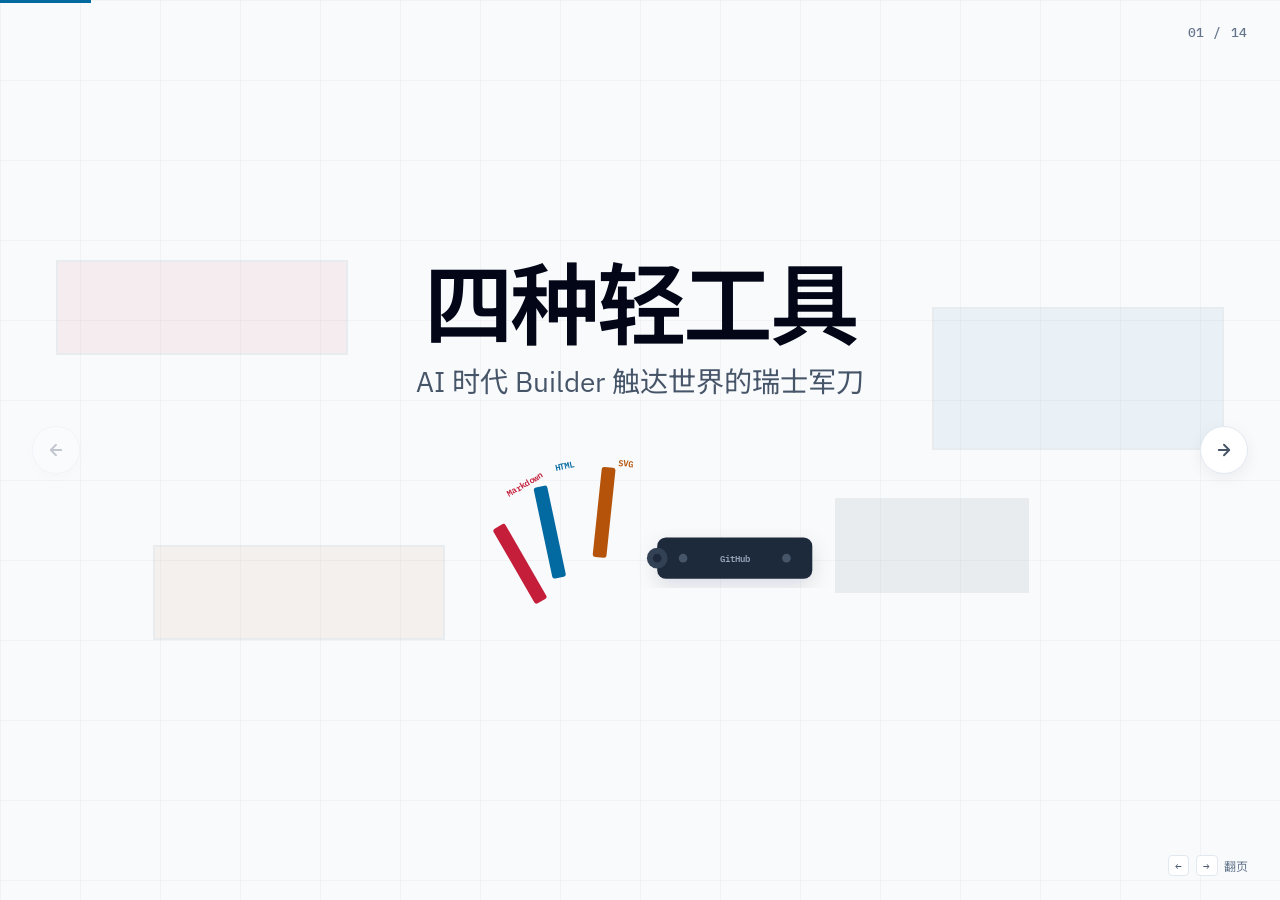
<file: index.html>
<!DOCTYPE html>
<html lang="zh-CN">
<head>
  <meta charset="UTF-8" />
  <meta name="viewport" content="width=device-width, initial-scale=1.0" />
  <title>四种轻工具，个人创作者触达世界的瑞士军刀</title>
  <link rel="preconnect" href="https://fonts.googleapis.com" />
  <link rel="preconnect" href="https://fonts.gstatic.com" crossorigin />
  <link href="https://fonts.googleapis.com/css2?family=IBM+Plex+Sans:wght@300;400;500;600;700&family=IBM+Plex+Mono:wght@400;500;600&family=Noto+Sans+SC:wght@300;400;500;700&display=swap" rel="stylesheet" />
  <link rel="stylesheet" href="styles.css" />
</head>
<body>
  <div class="progress-bar" id="progressBar"></div>
  <div class="page-counter" id="pageCounter">01 / 15</div>
  <div class="keyboard-hint"><kbd>←</kbd> <kbd>→</kbd> 翻页</div>

  <button class="nav-btn prev" id="prevBtn" aria-label="上一页">
    <svg viewBox="0 0 24 24" width="18" height="18" fill="none" stroke="currentColor" stroke-width="2.5" stroke-linecap="round" stroke-linejoin="round">
      <path d="M19 12H5M12 19l-7-7 7-7" />
    </svg>
  </button>
  <button class="nav-btn next" id="nextBtn" aria-label="下一页">
    <svg viewBox="0 0 24 24" width="18" height="18" fill="none" stroke="currentColor" stroke-width="2.5" stroke-linecap="round" stroke-linejoin="round">
      <path d="M5 12h14M12 5l7 7-7 7" />
    </svg>
  </button>

  <div class="slides" id="slides">
    <!-- 01 Cover -->
    <section class="slide slide-cover" data-index="0">
      <div class="slide-inner">
        <div class="mondrian-bg" aria-hidden="true">
          <div class="block red"></div>
          <div class="block blue"></div>
          <div class="block yellow"></div>
          <div class="block black"></div>
        </div>
        <div class="content-block">
          <h1 class="title">四种轻工具</h1>
          <p class="subtitle">AI 时代 Builder 触达世界的瑞士军刀</p>
          <div class="knife-hero" aria-hidden="true">
            <svg viewBox="0 0 520 220" xmlns="http://www.w3.org/2000/svg">
              <defs>
                <filter id="shadow" x="-20%" y="-20%" width="140%" height="140%">
                  <feDropShadow dx="0" dy="8" stdDeviation="12" flood-color="#0f172a" flood-opacity="0.12" />
                </filter>
              </defs>
              <!-- 刀柄：GitHub -->
              <rect x="280" y="105" width="180" height="48" rx="10" fill="#1e293b" filter="url(#shadow)" />
              <circle cx="310" cy="129" r="5" fill="#475569" />
              <circle cx="430" cy="129" r="5" fill="#475569" />
              <text x="370" y="134" text-anchor="middle" font-family="IBM Plex Mono, monospace" font-size="11" font-weight="600" fill="#94a3b8">GitHub</text>
              <!-- 刀刃转轴 -->
              <circle cx="280" cy="129" r="12" fill="#334155" />
              <circle cx="280" cy="129" r="5" fill="#1e293b" />
              <!-- 刀刃1：Markdown（展开） -->
              <rect x="120" y="45" width="16" height="100" rx="3" fill="#c41e3a" transform="rotate(-30 200 129)" />
              <text x="108" y="58" font-family="IBM Plex Mono, monospace" font-size="10" font-weight="600" fill="#c41e3a" transform="rotate(-30 108 58)">Markdown</text>
              <!-- 刀刃2：HTML（展开） -->
              <rect x="155" y="32" width="16" height="108" rx="3" fill="#0369a1" transform="rotate(-12 220 129)" />
              <text x="162" y="28" font-family="IBM Plex Mono, monospace" font-size="10" font-weight="600" fill="#0369a1" transform="rotate(-12 162 28)">HTML</text>
              <!-- 刀刃3：SVG（展开） -->
              <rect x="205" y="28" width="16" height="105" rx="3" fill="#b45309" transform="rotate(6 260 129)" />
              <text x="235" y="22" font-family="IBM Plex Mono, monospace" font-size="10" font-weight="600" fill="#b45309" transform="rotate(6 235 22)">SVG</text>
            </svg>
          </div>
        </div>
      </div>
    </section>

    <!-- 02 Problem -->
    <section class="slide slide-problem" data-index="1">
      <div class="slide-inner split">
        <div class="text-col">
          <p class="eyebrow">创作者困境</p>
          <h2>你的好内容，为什么没人看？</h2>
          <p>写了三千字的方案发到群里，没人打开</p>
          <p>做了精美PPT，对方说「能不能发个链接我手机看」</p>
          <p class="lead">不是内容不好——是包装太重，传播太难</p>
        </div>
        <div class="visual-col">
          <svg viewBox="0 0 420 320" xmlns="http://www.w3.org/2000/svg">
            <!-- 左侧：文件被忽略的场景 -->
            <rect x="30" y="50" width="150" height="180" rx="6" fill="#f8fafc" stroke="#cbd5e1" stroke-width="1.5" />
            <rect x="50" y="75" width="100" height="7" rx="1" fill="#cbd5e1" />
            <rect x="50" y="92" width="110" height="5" rx="1" fill="#e2e8f0" />
            <rect x="50" y="104" width="90" height="5" rx="1" fill="#e2e8f0" />
            <rect x="50" y="120" width="100" height="7" rx="1" fill="#cbd5e1" />
            <rect x="50" y="137" width="110" height="5" rx="1" fill="#e2e8f0" />
            <rect x="50" y="149" width="80" height="5" rx="1" fill="#e2e8f0" />
            <!-- “未读”标记 -->
            <rect x="55" y="175" width="50" height="20" rx="10" fill="#fee2e2" />
            <text x="80" y="189" text-anchor="middle" font-size="8" font-weight="600" fill="#dc2626">未打开</text>
            <text x="105" y="260" text-anchor="middle" font-size="11" fill="#94a3b8">发到群里的 PDF</text>
            <!-- 右侧：手机浏览器被打开的场景 -->
            <rect x="250" y="40" width="130" height="220" rx="16" fill="#0f172a" />
            <rect x="256" y="56" width="118" height="190" rx="4" fill="#fff" />
            <rect x="265" y="68" width="100" height="8" rx="1" fill="#0f172a" />
            <rect x="265" y="84" width="80" height="5" rx="1" fill="#64748b" />
            <rect x="265" y="100" width="100" height="40" rx="4" fill="#dbeafe" />
            <text x="315" y="124" text-anchor="middle" font-size="8" fill="#3b82f6">作品展示</text>
            <rect x="265" y="150" width="100" height="22" rx="6" fill="#c41e3a" />
            <text x="315" y="165" text-anchor="middle" font-size="8" font-weight="600" fill="#fff">立即查看</text>
            <rect x="265" y="182" width="100" height="5" rx="1" fill="#64748b" />
            <rect x="265" y="194" width="80" height="5" rx="1" fill="#94a3b8" />
            <!-- “已读”标记 -->
            <rect x="280" y="215" width="60" height="20" rx="10" fill="#dcfce7" />
            <text x="310" y="229" text-anchor="middle" font-size="8" font-weight="600" fill="#16a34a">3秒打开</text>
            <text x="315" y="280" text-anchor="middle" font-size="11" font-weight="600" fill="#c41e3a">发到群里的网址</text>
            <!-- 中间箭头 -->
            <path d="M188 150 L240 150" stroke="#c41e3a" stroke-width="2" stroke-dasharray="6 4" />
            <polygon points="235,146 245,150 235,154" fill="#c41e3a" />
          </svg>
        </div>
      </div>
    </section>

    <!-- 03 瑞士军刀 + 时间线 -->
    <section class="slide" data-index="2">
      <div class="slide-inner centered">
        <p class="eyebrow">今天的工具</p>
        <h2>三片刃 + 一个刀柄</h2>
        <!-- 横线时间轴 -->
        <svg viewBox="0 0 800 200" xmlns="http://www.w3.org/2000/svg" style="width:100%;max-width:900px;margin-top:2.5rem;">
          <defs>
            <linearGradient id="tl-grad" x1="0" y1="0" x2="1" y2="0">
              <stop offset="0%" stop-color="#0369a1" />
              <stop offset="40%" stop-color="#b45309" />
              <stop offset="70%" stop-color="#c41e3a" />
              <stop offset="100%" stop-color="#1e293b" />
            </linearGradient>
          </defs>
          <!-- 主线 -->
          <line x1="60" y1="80" x2="740" y2="80" stroke="url(#tl-grad)" stroke-width="4" stroke-linecap="round" />
          <!-- 1993 HTML -->
          <circle cx="120" cy="80" r="14" fill="#0369a1" />
          <circle cx="120" cy="80" r="6" fill="#fff" />
          <text x="120" y="55" text-anchor="middle" font-family="IBM Plex Mono, monospace" font-size="24" font-weight="700" fill="#0369a1">1993</text>
          <text x="120" y="115" text-anchor="middle" font-size="15" font-weight="700" fill="#0f172a">HTML</text>
          <text x="120" y="138" text-anchor="middle" font-size="12" fill="#64748b">网页的底层语言</text>
          <!-- 2001 SVG -->
          <circle cx="320" cy="80" r="14" fill="#b45309" />
          <circle cx="320" cy="80" r="6" fill="#fff" />
          <text x="320" y="55" text-anchor="middle" font-family="IBM Plex Mono, monospace" font-size="24" font-weight="700" fill="#b45309">2001</text>
          <text x="320" y="115" text-anchor="middle" font-size="15" font-weight="700" fill="#0f172a">SVG</text>
          <text x="320" y="138" text-anchor="middle" font-size="12" fill="#64748b">放多大都不糊的图</text>
          <!-- 2004 Markdown -->
          <circle cx="520" cy="80" r="14" fill="#c41e3a" />
          <circle cx="520" cy="80" r="6" fill="#fff" />
          <text x="520" y="55" text-anchor="middle" font-family="IBM Plex Mono, monospace" font-size="24" font-weight="700" fill="#c41e3a">2004</text>
          <text x="520" y="115" text-anchor="middle" font-size="15" font-weight="700" fill="#0f172a">Markdown</text>
          <text x="520" y="138" text-anchor="middle" font-size="12" fill="#64748b">结构化的写作方式</text>
          <!-- 2008 GitHub -->
          <circle cx="680" cy="80" r="14" fill="#1e293b" />
          <circle cx="680" cy="80" r="6" fill="#fff" />
          <text x="680" y="55" text-anchor="middle" font-family="IBM Plex Mono, monospace" font-size="24" font-weight="700" fill="#1e293b">2008</text>
          <text x="680" y="115" text-anchor="middle" font-size="15" font-weight="700" fill="#0f172a">GitHub</text>
          <text x="680" y="138" text-anchor="middle" font-size="12" fill="#64748b">全世界的代码仓库</text>
        </svg>
        <p class="section-lead" style="text-align:center;margin-top:2rem;">曾经程序员专属，今天被 AI 重新激活——你只需认识它们，然后让 AI 去执行</p>
      </div>
    </section>

    <!-- 05 Markdown Intro -->
    <section class="slide slide-tool" data-tool="markdown" data-index="3">
      <div class="slide-inner split">
        <div class="text-col">
          <div class="tool-tag" style="--tool-color: #c41e3a;">结构之刃 / Markdown</div>
          <h2>你和 AI 沟通的「普通话」</h2>
          <p>不是编程语言——是一种标记约定，像给文字贴标签</p>
          <p>用 # 表示标题，用 - 表示列表，用 ** 表示重点</p>
          <p>所有 AI 工具的提示词、文档、配置文件，都在用它</p>
          <p class="lead">学会 Markdown，就是学会了跟 AI 说话的语法</p>
        </div>
        <div class="visual-col">
          <svg viewBox="0 0 420 320" xmlns="http://www.w3.org/2000/svg">
            <!-- 仿编辑器的 Markdown 实际源码截图 -->
            <rect x="30" y="30" width="360" height="260" rx="10" fill="#1e293b" />
            <circle cx="55" cy="50" r="5" fill="#ef4444" />
            <circle cx="73" cy="50" r="5" fill="#f59e0b" />
            <circle cx="91" cy="50" r="5" fill="#22c55e" />
            <text x="200" y="54" text-anchor="middle" font-family="IBM Plex Mono, monospace" font-size="9" fill="#64748b">my-course.md</text>
            <!-- Markdown源码 -->
            <text x="50" y="85" font-family="IBM Plex Mono, monospace" font-size="11" fill="#c41e3a"># 我的商业计划</text>
            <text x="50" y="108" font-family="IBM Plex Mono, monospace" font-size="11" fill="#7dd3fc">## 目标客户</text>
            <text x="50" y="128" font-family="IBM Plex Mono, monospace" font-size="10" fill="#e2e8f0">- 25-35岁女性创业者</text>
            <text x="50" y="148" font-family="IBM Plex Mono, monospace" font-size="10" fill="#e2e8f0">- 有内容产出但**缺流量**</text>
            <text x="50" y="175" font-family="IBM Plex Mono, monospace" font-size="11" fill="#7dd3fc">## 解决方案</text>
            <text x="50" y="195" font-family="IBM Plex Mono, monospace" font-size="10" fill="#e2e8f0">1. 个人网站搭建</text>
            <text x="50" y="215" font-family="IBM Plex Mono, monospace" font-size="10" fill="#e2e8f0">2. SEO 基础优化</text>
            <text x="50" y="235" font-family="IBM Plex Mono, monospace" font-size="10" fill="#e2e8f0">3. 社群引流矩阵</text>
            <text x="50" y="262" font-family="IBM Plex Mono, monospace" font-size="10" fill="#a78bfa">> 先做出来，再慢慢改</text>
          </svg>
        </div>
      </div>
    </section>

    <!-- 06 Markdown Source -->
    <section class="slide slide-comparison" data-index="4">
      <div class="slide-inner">
        <div class="section-header centered">
          <div class="tool-tag" style="--tool-color: #c41e3a;">结构之刃 / Markdown</div>
          <h2>左边写几个符号，右边变成排版</h2>
          <p class="section-lead">你写的不是代码，是带格式的笔记——AI 和所有工具都认识这些符号</p>
        </div>
        <div class="comparison">
          <div class="panel source">
            <div class="panel-header">
              <span class="panel-label">源码</span>
            </div>
            <pre><code># 我的 AI 摄影课

## 你能获得什么
- **3天**掌握手机摄影 + AI 修图全流程
- 零基础可学，每天只需 30 分钟

## 课程大纲
1. 手机構图与光线
2. AI 一键修图实战
3. 朋友圈视觉体系搭建

## 往期学员评价
> “终于知道怎么拍出好看的产品图了！”

[→ 立即报名](https://example.com)</code></pre>
          </div>
          <div class="panel preview">
            <div class="panel-header">
              <span class="panel-label">渲染</span>
            </div>
            <div class="preview-body">
              <h4 style="font-size:1.1rem;margin-bottom:0.6rem;">我的 AI 摄影课</h4>
              <h5 style="font-size:0.85rem;color:var(--text);margin:0.5rem 0 0.25rem;">你能获得什么</h5>
              <ul style="margin:0 0 0.4rem;padding-left:1.1rem;">
                <li style="font-size:0.8rem;line-height:1.5;"><strong>3天</strong>掌握手机摄影 + AI 修图全流程</li>
                <li style="font-size:0.8rem;line-height:1.5;">零基础可学，每天只需 30 分钟</li>
              </ul>
              <h5 style="font-size:0.85rem;color:var(--text);margin:0.5rem 0 0.25rem;">课程大纲</h5>
              <ol style="margin:0 0 0.4rem;padding-left:1.25rem;">
                <li style="font-size:0.8rem;line-height:1.5;">手机構图与光线</li>
                <li style="font-size:0.8rem;line-height:1.5;">AI 一键修图实战</li>
                <li style="font-size:0.8rem;line-height:1.5;">朋友圈视觉体系搭建</li>
              </ol>
              <blockquote style="margin:0.5rem 0;padding:0.4rem 0.8rem;border-left:3px solid var(--cta);font-size:0.75rem;color:var(--text-secondary);font-style:italic;">“终于知道怎么拍出好看的产品图了！”</blockquote>
              <a href="#" style="display:inline-block;margin-top:0.5rem;padding:0.4rem 1rem;background:var(--cta);color:#fff;border-radius:6px;font-size:0.8rem;font-weight:600;text-decoration:none;">→ 立即报名</a>
            </div>
          </div>
        </div>
      </div>
    </section>

    <!-- 07 Markdown AI Native -->
    <section class="slide slide-tool" data-tool="markdown" data-index="5">
      <div class="slide-inner">
        <div class="section-header centered">
          <div class="tool-tag" style="--tool-color: #c41e3a;">结构之刃 / Markdown</div>
          <h2>为什么所有 AI 都在用 Markdown？</h2>
        </div>
        <div style="display:grid;grid-template-columns:1fr 1fr;gap:1.5rem;margin-top:2rem;max-width:900px;margin-left:auto;margin-right:auto;">
          <!-- 左上：AI回复示例 -->
          <div style="background:#1e293b;border-radius:10px;padding:1rem;">
            <div style="display:flex;align-items:center;gap:0.5rem;margin-bottom:0.6rem;">
              <span style="font-size:0.7rem;color:#94a3b8;font-family:var(--mono);">ChatGPT 回复</span>
            </div>
            <div style="font-family:var(--mono);font-size:0.7rem;line-height:1.6;color:#e2e8f0;">
              <span style="color:#c41e3a;"># 商业计划书</span><br/>
              <span style="color:#7dd3fc;">## 目标客户</span><br/>
              <span>- 25-35岁女性创业者</span><br/>
              <span style="color:#7dd3fc;">## 解决方案</span><br/>
              <span>1. 个人网站搭建</span><br/>
              <span>2. SEO 基础优化</span>
            </div>
            <p style="font-size:0.65rem;color:#64748b;margin-top:0.5rem;">AI 说话天然就是 Markdown</p>
          </div>
          <!-- 右上：Skill配置文件示例 -->
          <div style="background:#1e293b;border-radius:10px;padding:1rem;">
            <div style="display:flex;align-items:center;gap:0.5rem;margin-bottom:0.6rem;">
              <span style="font-size:0.7rem;color:#94a3b8;font-family:var(--mono);">SKILL.md</span>
            </div>
            <div style="font-family:var(--mono);font-size:0.7rem;line-height:1.6;color:#e2e8f0;">
              <span style="color:#c41e3a;">---</span><br/>
              <span style="color:#7dd3fc;">name:</span> idea-to-github-page<br/>
              <span style="color:#c41e3a;">---</span><br/>
              <span style="color:#c41e3a;"># 使用步骤</span><br/>
              <span>1. Fork 项目</span><br/>
              <span>2. 描述你的想法</span><br/>
              <span>3. 自动部署</span>
            </div>
            <p style="font-size:0.65rem;color:#64748b;margin-top:0.5rem;">AI 工具的配置文件也是 Markdown</p>
          </div>
          <!-- 左下：提示词示例 -->
          <div style="background:#1e293b;border-radius:10px;padding:1rem;">
            <div style="display:flex;align-items:center;gap:0.5rem;margin-bottom:0.6rem;">
              <span style="font-size:0.7rem;color:#94a3b8;font-family:var(--mono);">system.md 提示词</span>
            </div>
            <div style="font-family:var(--mono);font-size:0.7rem;line-height:1.6;color:#e2e8f0;">
              <span style="color:#c41e3a;"># 角色</span><br/>
              <span>你是一个营销文案专家</span><br/>
              <span style="color:#c41e3a;"># 规则</span><br/>
              <span>- 用口语化表达</span><br/>
              <span>- **重点**加粗标注</span><br/>
              <span>- 每段不超过3句</span>
            </div>
            <p style="font-size:0.65rem;color:#64748b;margin-top:0.5rem;">指挥 AI 的提示词也是 Markdown</p>
          </div>
          <!-- 右下：输出格式 -->
          <div style="background:#f8fafc;border:1px solid #e2e8f0;border-radius:10px;padding:1rem;">
            <div style="font-size:0.75rem;font-weight:600;color:var(--text);margin-bottom:0.6rem;">写一次，到处能用</div>
            <div style="display:flex;flex-direction:column;gap:0.4rem;">
              <span style="font-size:0.7rem;color:var(--text-secondary);">→ 渲染成网页</span>
              <span style="font-size:0.7rem;color:var(--text-secondary);">→ 导出成 PDF</span>
              <span style="font-size:0.7rem;color:var(--text-secondary);">→ 发到公众号</span>
              <span style="font-size:0.7rem;color:var(--text-secondary);">→ 做成幻灯片（就像这个）</span>
            </div>
            <p style="font-size:0.65rem;color:#64748b;margin-top:0.5rem;">同一份内容，不用重新排版</p>
          </div>
        </div>
      </div>
    </section>

    <!-- 08 HTML Source -->
    <section class="slide slide-comparison" data-index="6">
      <div class="slide-inner">
        <div class="section-header centered">
          <div class="tool-tag" style="--tool-color: #0369a1;">呈现之刃 / HTML</div>
          <h2>HTML：给内容穿上衣服</h2>
          <p class="section-lead">Markdown 是骨架，HTML 是皮肤——文字变成网页的关键一步</p>
        </div>
        <div class="comparison">
          <div class="panel source" style="background:#fafafa;border-color:#e2e8f0;color:#1e293b;">
            <div class="panel-header" style="background:#f1f5f9;border-color:#e2e8f0;">
              <span class="panel-label" style="color:#64748b;">源码</span>
            </div>
            <pre style="color:#1e293b;"><code><span style="color:#8b2252;">&lt;div</span> <span style="color:#0550ae;">class=</span><span style="color:#953800;">"hero"</span><span style="color:#8b2252;">&gt;</span>
  <span style="color:#8b2252;">&lt;h1&gt;</span>用 AI 拍出爵士感照片<span style="color:#8b2252;">&lt;/h1&gt;</span>
  <span style="color:#8b2252;">&lt;p&gt;</span>3天小白变达人<span style="color:#8b2252;">&lt;/p&gt;</span>
  <span style="color:#8b2252;">&lt;img</span> <span style="color:#0550ae;">src=</span><span style="color:#953800;">"demo.jpg"</span><span style="color:#8b2252;">&gt;</span>
<span style="color:#8b2252;">&lt;/div&gt;</span>

<span style="color:#8b2252;">&lt;div</span> <span style="color:#0550ae;">class=</span><span style="color:#953800;">"features"</span><span style="color:#8b2252;">&gt;</span>
  <span style="color:#8b2252;">&lt;div</span> <span style="color:#0550ae;">class=</span><span style="color:#953800;">"card"</span><span style="color:#8b2252;">&gt;</span>手机就能拍<span style="color:#8b2252;">&lt;/div&gt;</span>
  <span style="color:#8b2252;">&lt;div</span> <span style="color:#0550ae;">class=</span><span style="color:#953800;">"card"</span><span style="color:#8b2252;">&gt;</span>AI一键修<span style="color:#8b2252;">&lt;/div&gt;</span>
  <span style="color:#8b2252;">&lt;div</span> <span style="color:#0550ae;">class=</span><span style="color:#953800;">"card"</span><span style="color:#8b2252;">&gt;</span>零成本<span style="color:#8b2252;">&lt;/div&gt;</span>
<span style="color:#8b2252;">&lt;/div&gt;</span>

<span style="color:#8b2252;">&lt;button</span> <span style="color:#0550ae;">class=</span><span style="color:#953800;">"cta"</span><span style="color:#8b2252;">&gt;</span>
  立即加入 ¥199
<span style="color:#8b2252;">&lt;/button&gt;</span></code></pre>
          </div>
          <div class="panel preview">
            <div class="panel-header">
              <span class="panel-label">渲染</span>
            </div>
            <div class="preview-body html-preview">
              <div style="background:linear-gradient(135deg,#0f172a 0%,#1e3a5f 100%);border-radius:8px;padding:1rem;margin-bottom:0.75rem;text-align:center;">
                <h1 style="font-size:1rem;margin-bottom:0.3rem;color:#fff;font-weight:700;">用 AI 拍出爵士感照片</h1>
                <p style="margin:0 0 0.5rem;color:#94a3b8;font-size:0.75rem;">3天小白变达人</p>
                <div style="width:100%;height:45px;background:rgba(255,255,255,0.1);border-radius:4px;display:flex;align-items:center;justify-content:center;color:#64748b;font-size:0.7rem;">📷 作品展示图</div>
              </div>
              <div style="display:grid;grid-template-columns:1fr 1fr 1fr;gap:0.4rem;margin-bottom:0.75rem;">
                <div style="background:#f0fdf4;border-radius:6px;padding:0.4rem;text-align:center;font-size:0.65rem;">📱 手机就能拍</div>
                <div style="background:#eff6ff;border-radius:6px;padding:0.4rem;text-align:center;font-size:0.65rem;">🤖 AI一键修</div>
                <div style="background:#fefce8;border-radius:6px;padding:0.4rem;text-align:center;font-size:0.65rem;">💰 零成本</div>
              </div>
              <button style="width:100%;padding:0.6rem;background:linear-gradient(135deg,#c41e3a,#e11d48);color:#fff;border:none;border-radius:8px;font-size:0.8rem;font-weight:700;cursor:pointer;letter-spacing:0.05em;">立即加入 ¥199</button>
            </div>
          </div>
        </div>
      </div>
    </section>

    <!-- 09 HTML Rich Media -->
    <section class="slide slide-html-media" data-index="7">
      <div class="slide-inner">
        <div class="section-header centered">
          <div class="tool-tag" style="--tool-color: #0369a1;">呈现之刃 / HTML</div>
          <h2>一个网页能装下所有东西</h2>
          <p class="section-lead">你想展示的一切，都能塞进一个链接里</p>
        </div>
        <!-- 左右分栏：左边能力列表 + 右边仿网页 -->
        <div style="display:grid;grid-template-columns:1fr 1.5fr;gap:2.5rem;margin-top:1rem;align-items:start;width:100%;">
          <!-- 左侧：HTML能承载的内容类型 -->
          <div style="display:flex;flex-direction:column;gap:0.8rem;">
            <div style="display:flex;align-items:center;gap:0.8rem;padding:0.8rem 1.2rem;background:#eff6ff;border-radius:10px;border-left:4px solid #3b82f6;">
              <span style="font-size:1.4rem;">T</span>
              <div><span style="font-size:0.95rem;font-weight:600;display:block;">文字排版</span><span style="font-size:0.75rem;color:var(--text-muted);">标题、段落、列表、引用</span></div>
            </div>
            <div style="display:flex;align-items:center;gap:0.8rem;padding:0.8rem 1.2rem;background:#f0fdf4;border-radius:10px;border-left:4px solid #22c55e;">
              <span style="font-size:1.4rem;">&#9638;</span>
              <div><span style="font-size:0.95rem;font-weight:600;display:block;">图片与配色</span><span style="font-size:0.75rem;color:var(--text-muted);">产品图、Banner、品牌色</span></div>
            </div>
            <div style="display:flex;align-items:center;gap:0.8rem;padding:0.8rem 1.2rem;background:#fef3c7;border-radius:10px;border-left:4px solid #f59e0b;">
              <span style="font-size:1.4rem;">&#9654;</span>
              <div><span style="font-size:0.95rem;font-weight:600;display:block;">视频嵌入</span><span style="font-size:0.75rem;color:var(--text-muted);">YouTube / B站 / 自托管</span></div>
            </div>
            <div style="display:flex;align-items:center;gap:0.8rem;padding:0.8rem 1.2rem;background:#fce7f3;border-radius:10px;border-left:4px solid #ec4899;">
              <span style="font-size:1.4rem;">&#9998;</span>
              <div><span style="font-size:0.95rem;font-weight:600;display:block;">表单交互</span><span style="font-size:0.75rem;color:var(--text-muted);">报名、预约、问卷收集</span></div>
            </div>
            <div style="display:flex;align-items:center;gap:0.8rem;padding:0.8rem 1.2rem;background:#f5f3ff;border-radius:10px;border-left:4px solid #8b5cf6;">
              <span style="font-size:1.4rem;">&#9775;</span>
              <div><span style="font-size:0.95rem;font-weight:600;display:block;">动画与特效</span><span style="font-size:0.75rem;color:var(--text-muted);">滚动渐入、悬停放大、计数器</span></div>
            </div>
          </div>
          <!-- 右侧：仿真网页预览 -->
          <div class="browser-mockup large">
            <div class="browser-header">
              <span></span><span></span><span></span>
              <div class="browser-url">my-course.github.io</div>
            </div>
            <div class="browser-body" style="padding:0;overflow:hidden;">
              <!-- Hero区 -->
              <div style="background:linear-gradient(135deg,#1e3a5f,#0f172a);padding:1.2rem 1.5rem;text-align:center;">
                <p style="font-size:0.7rem;color:#94a3b8;margin:0 0 0.3rem;">AI 摄影实战课</p>
                <h4 style="font-size:1.1rem;color:#fff;margin:0 0 0.5rem;">3天拍出爵士感照片</h4>
                <!-- 仿图片区 -->
                <div style="display:flex;gap:0.4rem;justify-content:center;">
                  <div style="width:72px;height:48px;border-radius:6px;background:linear-gradient(135deg,#f97316,#f59e0b);"></div>
                  <div style="width:72px;height:48px;border-radius:6px;background:linear-gradient(135deg,#06b6d4,#3b82f6);"></div>
                  <div style="width:72px;height:48px;border-radius:6px;background:linear-gradient(135deg,#8b5cf6,#ec4899);"></div>
                </div>
              </div>
              <!-- 视频区 -->
              <div style="padding:0.8rem 1.2rem;background:#f8fafc;border-bottom:1px solid #e2e8f0;">
                <div style="position:relative;background:#000;border-radius:8px;height:65px;display:flex;align-items:center;justify-content:center;">
                  <div style="width:32px;height:32px;border-radius:50%;background:rgba(255,255,255,0.9);display:flex;align-items:center;justify-content:center;">
                    <span style="font-size:0.8rem;margin-left:2px;">&#9654;</span>
                  </div>
                  <span style="position:absolute;bottom:5px;right:8px;font-size:0.6rem;color:#94a3b8;">02:34</span>
                  <!-- 进度条 -->
                  <div style="position:absolute;bottom:0;left:0;right:0;height:4px;background:#334155;border-radius:0 0 8px 8px;">
                    <div style="width:35%;height:100%;background:#c41e3a;border-radius:0 0 0 8px;"></div>
                  </div>
                </div>
                <p style="font-size:0.7rem;color:var(--text-muted);margin:0.4rem 0 0;text-align:center;">↑ 嵌入视频：第一课免费试看</p>
              </div>
              <!-- 表单区 -->
              <div style="padding:0.8rem 1.2rem;">
                <div style="display:flex;gap:0.5rem;margin-bottom:0.6rem;">
                  <input type="text" placeholder="你的名字" style="flex:1;padding:0.4rem 0.6rem;border:1px solid #e2e8f0;border-radius:6px;font-size:0.7rem;outline:none;" readonly />
                  <input type="text" placeholder="微信号" style="flex:1;padding:0.4rem 0.6rem;border:1px solid #e2e8f0;border-radius:6px;font-size:0.7rem;outline:none;" readonly />
                </div>
                <div style="text-align:center;">
                  <span style="display:inline-block;padding:0.45rem 1.5rem;background:linear-gradient(135deg,#c41e3a,#e11d48);color:#fff;border-radius:8px;font-size:0.75rem;font-weight:600;">立即报名 ¥199</span>
                </div>
              </div>
            </div>
          </div>
        </div>
      </div>
    </section>

    <!-- 10 SVG Intro -->
    <section class="slide slide-tool" data-tool="svg" data-index="8">
      <div class="slide-inner split reverse">
        <div class="visual-col">
          <svg viewBox="0 0 420 320" xmlns="http://www.w3.org/2000/svg">
            <!-- 一个真实的“周计划”环形图 -->
            <circle cx="210" cy="160" r="110" fill="none" stroke="#e2e8f0" stroke-width="20" />
            <circle cx="210" cy="160" r="110" fill="none" stroke="#3b82f6" stroke-width="20" stroke-dasharray="207 693" stroke-dashoffset="0" stroke-linecap="round" />
            <circle cx="210" cy="160" r="110" fill="none" stroke="#f59e0b" stroke-width="20" stroke-dasharray="138 693" stroke-dashoffset="-207" stroke-linecap="round" />
            <circle cx="210" cy="160" r="110" fill="none" stroke="#10b981" stroke-width="20" stroke-dasharray="173 693" stroke-dashoffset="-345" stroke-linecap="round" />
            <circle cx="210" cy="160" r="110" fill="none" stroke="#c41e3a" stroke-width="20" stroke-dasharray="105 693" stroke-dashoffset="-518" stroke-linecap="round" />
            <text x="210" y="152" text-anchor="middle" font-size="28" font-weight="700" fill="#0f172a">本周</text>
            <text x="210" y="178" text-anchor="middle" font-size="13" fill="#64748b">内容产出分布</text>
            <!-- 图例 -->
            <circle cx="340" cy="80" r="6" fill="#3b82f6" />
            <text x="352" y="84" font-size="10" fill="#475569">文章 30%</text>
            <circle cx="340" cy="105" r="6" fill="#f59e0b" />
            <text x="352" y="109" font-size="10" fill="#475569">视频 20%</text>
            <circle cx="340" cy="130" r="6" fill="#10b981" />
            <text x="352" y="134" font-size="10" fill="#475569">图文 25%</text>
            <circle cx="340" cy="155" r="6" fill="#c41e3a" />
            <text x="352" y="159" font-size="10" fill="#475569">其他 15%</text>
          </svg>
        </div>
        <div class="text-col">
          <div class="tool-tag" style="--tool-color: #b45309;">图形之刃 / SVG</div>
          <h2>让 AI 帮你画图，不花钱、无版权</h2>
          <p>流程图、对比图、数据图——你用嘴说，AI 用 SVG 画</p>
          <p>矢量格式，手机电脑大屏都清晰；不用找设计师，不用买图库</p>
          <p class="lead">你拥有了一个随叫随到、不收费的插画师</p>
        </div>
      </div>
    </section>

    <!-- 11 SVG Source -->
    <section class="slide slide-comparison" data-index="9">
      <div class="slide-inner">
        <div class="section-header centered">
          <div class="tool-tag" style="--tool-color: #b45309;">图形之刃 / SVG</div>
          <h2>SVG：AI 画图的「交付格式」</h2>
          <p class="section-lead">你不用看懂代码——这段代码就是一张图，改文字改颜色 AI 三秒搞定</p>
        </div>
        <div class="comparison">
          <div class="panel source" style="background:#fdf6e3;border-color:#eee8d5;color:#657b83;">
            <div class="panel-header" style="background:#eee8d5;border-color:#ddd6c1;">
              <span class="panel-label" style="color:#93a1a1;">源码</span>
            </div>
            <pre style="color:#657b83;"><code><span style="color:#2aa198;">&lt;svg</span> <span style="color:#268bd2;">viewBox=</span><span style="color:#cb4b16;">"0 0 280 200"</span><span style="color:#2aa198;">&gt;</span>
  <span style="color:#93a1a1;">&lt;!-- 漏斗图：客户转化路径 --&gt;</span>
  <span style="color:#2aa198;">&lt;polygon</span> <span style="color:#268bd2;">points=</span><span style="color:#cb4b16;">"40,20 240,20 200,70 80,70"</span>
    <span style="color:#268bd2;">fill=</span><span style="color:#859900;">"#dbeafe"</span> <span style="color:#2aa198;">/&gt;</span>
  <span style="color:#2aa198;">&lt;polygon</span> <span style="color:#268bd2;">points=</span><span style="color:#cb4b16;">"80,75 200,75 180,125 100,125"</span>
    <span style="color:#268bd2;">fill=</span><span style="color:#859900;">"#93c5fd"</span> <span style="color:#2aa198;">/&gt;</span>
  <span style="color:#2aa198;">&lt;polygon</span> <span style="color:#268bd2;">points=</span><span style="color:#cb4b16;">"100,130 180,130 165,180 115,180"</span>
    <span style="color:#268bd2;">fill=</span><span style="color:#859900;">"#3b82f6"</span> <span style="color:#2aa198;">/&gt;</span>
  <span style="color:#2aa198;">&lt;text</span> <span style="color:#268bd2;">x=</span><span style="color:#cb4b16;">"140"</span> <span style="color:#268bd2;">y=</span><span style="color:#cb4b16;">"50"</span><span style="color:#2aa198;">&gt;</span>访问 1000人<span style="color:#2aa198;">&lt;/text&gt;</span>
  <span style="color:#2aa198;">&lt;text</span> <span style="color:#268bd2;">x=</span><span style="color:#cb4b16;">"140"</span> <span style="color:#268bd2;">y=</span><span style="color:#cb4b16;">"105"</span><span style="color:#2aa198;">&gt;</span>咨询 200人<span style="color:#2aa198;">&lt;/text&gt;</span>
  <span style="color:#2aa198;">&lt;text</span> <span style="color:#268bd2;">x=</span><span style="color:#cb4b16;">"140"</span> <span style="color:#268bd2;">y=</span><span style="color:#cb4b16;">"160"</span> <span style="color:#268bd2;">fill=</span><span style="color:#859900;">"#fff"</span><span style="color:#2aa198;">&gt;</span>
    成交 30人<span style="color:#2aa198;">&lt;/text&gt;</span>
<span style="color:#2aa198;">&lt;/svg&gt;</span></code></pre>
          </div>
          <div class="panel preview">
            <div class="panel-header">
              <span class="panel-label">渲染</span>
            </div>
            <div class="preview-body svg-preview">
              <svg viewBox="0 0 280 200" xmlns="http://www.w3.org/2000/svg" style="width:100%;max-width:320px;height:auto;">
                <defs>
                  <linearGradient id="funnel1" x1="0" y1="0" x2="0" y2="1"><stop offset="0%" stop-color="#dbeafe"/><stop offset="100%" stop-color="#bfdbfe"/></linearGradient>
                  <linearGradient id="funnel2" x1="0" y1="0" x2="0" y2="1"><stop offset="0%" stop-color="#93c5fd"/><stop offset="100%" stop-color="#60a5fa"/></linearGradient>
                  <linearGradient id="funnel3" x1="0" y1="0" x2="0" y2="1"><stop offset="0%" stop-color="#3b82f6"/><stop offset="100%" stop-color="#1d4ed8"/></linearGradient>
                </defs>
                <polygon points="40,20 240,20 200,70 80,70" fill="url(#funnel1)" />
                <polygon points="80,75 200,75 180,125 100,125" fill="url(#funnel2)" />
                <polygon points="100,130 180,130 165,180 115,180" fill="url(#funnel3)" />
                <text x="140" y="50" text-anchor="middle" font-size="11" font-weight="600" fill="#1e3a5f">访问 1000 人</text>
                <text x="140" y="105" text-anchor="middle" font-size="11" font-weight="600" fill="#1e3a5f">咨询 200 人</text>
                <text x="140" y="160" text-anchor="middle" font-size="11" font-weight="700" fill="#ffffff">成交 30 人</text>
                <text x="255" y="50" font-size="9" fill="#64748b">100%</text>
                <text x="255" y="105" font-size="9" fill="#64748b">20%</text>
                <text x="255" y="160" font-size="9" fill="#3b82f6" font-weight="700">3%</text>
              </svg>
            </div>
          </div>
        </div>
      </div>
    </section>

    <!-- 12 GitHub Intro -->
    <section class="slide slide-tool" data-tool="github" data-index="10">
      <div class="slide-inner split">
        <div class="text-col">
          <div class="tool-tag" style="--tool-color: #0f172a;">刀柄 / GitHub</div>
          <h2>全世界 Builder 的宝藏库</h2>
          <p>一键发布网站，免费、不限流量、自动生效</p>
          <p>每次修改都有记录——别人能看到你来时的路</p>
          <p class="lead">全世界最优秀的人都在这，你的作品也该在</p>
        </div>
        <div class="visual-col">
          <div class="github-card">
            <div class="github-header">
              <div class="github-avatar">YOU</div>
              <div class="github-info">
                <span class="github-name">your-idea</span>
                <span class="github-desc">公开作品集 · 持续更新中</span>
              </div>
            </div>
            <div class="github-contributions">
              <span class="contrib-title">产出记录</span>
              <div class="contrib-grid" aria-hidden="true">
                <div class="contrib-week">
                  <span class="contrib-day level-1"></span><span class="contrib-day level-2"></span><span class="contrib-day level-3"></span><span class="contrib-day level-1"></span><span class="contrib-day level-0"></span><span class="contrib-day level-2"></span><span class="contrib-day level-1"></span>
                </div>
                <div class="contrib-week">
                  <span class="contrib-day level-2"></span><span class="contrib-day level-3"></span><span class="contrib-day level-4"></span><span class="contrib-day level-2"></span><span class="contrib-day level-1"></span><span class="contrib-day level-3"></span><span class="contrib-day level-2"></span>
                </div>
                <div class="contrib-week">
                  <span class="contrib-day level-1"></span><span class="contrib-day level-0"></span><span class="contrib-day level-2"></span><span class="contrib-day level-3"></span><span class="contrib-day level-2"></span><span class="contrib-day level-4"></span><span class="contrib-day level-3"></span>
                </div>
                <div class="contrib-week">
                  <span class="contrib-day level-3"></span><span class="contrib-day level-2"></span><span class="contrib-day level-1"></span><span class="contrib-day level-0"></span><span class="contrib-day level-2"></span><span class="contrib-day level-3"></span><span class="contrib-day level-2"></span>
                </div>
                <div class="contrib-week">
                  <span class="contrib-day level-2"></span><span class="contrib-day level-4"></span><span class="contrib-day level-3"></span><span class="contrib-day level-2"></span><span class="contrib-day level-1"></span><span class="contrib-day level-2"></span><span class="contrib-day level-1"></span>
                </div>
                <div class="contrib-week">
                  <span class="contrib-day level-1"></span><span class="contrib-day level-2"></span><span class="contrib-day level-1"></span><span class="contrib-day level-3"></span><span class="contrib-day level-4"></span><span class="contrib-day level-3"></span><span class="contrib-day level-2"></span>
                </div>
                <div class="contrib-week">
                  <span class="contrib-day level-0"></span><span class="contrib-day level-1"></span><span class="contrib-day level-2"></span><span class="contrib-day level-1"></span><span class="contrib-day level-2"></span><span class="contrib-day level-1"></span><span class="contrib-day level-0"></span>
                </div>
                <div class="contrib-week">
                  <span class="contrib-day level-2"></span><span class="contrib-day level-3"></span><span class="contrib-day level-2"></span><span class="contrib-day level-1"></span><span class="contrib-day level-0"></span><span class="contrib-day level-1"></span><span class="contrib-day level-2"></span>
                </div>
                <div class="contrib-week">
                  <span class="contrib-day level-3"></span><span class="contrib-day level-4"></span><span class="contrib-day level-3"></span><span class="contrib-day level-2"></span><span class="contrib-day level-3"></span><span class="contrib-day level-2"></span><span class="contrib-day level-1"></span>
                </div>
                <div class="contrib-week">
                  <span class="contrib-day level-1"></span><span class="contrib-day level-2"></span><span class="contrib-day level-1"></span><span class="contrib-day level-3"></span><span class="contrib-day level-2"></span><span class="contrib-day level-1"></span><span class="contrib-day level-2"></span>
                </div>
                <div class="contrib-week">
                  <span class="contrib-day level-2"></span><span class="contrib-day level-1"></span><span class="contrib-day level-3"></span><span class="contrib-day level-4"></span><span class="contrib-day level-3"></span><span class="contrib-day level-2"></span><span class="contrib-day level-3"></span>
                </div>
                <div class="contrib-week">
                  <span class="contrib-day level-1"></span><span class="contrib-day level-2"></span><span class="contrib-day level-1"></span><span class="contrib-day level-0"></span><span class="contrib-day level-1"></span><span class="contrib-day level-2"></span><span class="contrib-day level-1"></span>
                </div>
              </div>
              <div class="contrib-legend">
                <span>少</span>
                <span class="legend-day level-0"></span>
                <span class="legend-day level-1"></span>
                <span class="legend-day level-2"></span>
                <span class="legend-day level-3"></span>
                <span class="legend-day level-4"></span>
                <span>多</span>
              </div>
            </div>
            <div class="github-stats">
              <div class="github-stat"><strong>12</strong><span>Projects</span></div>
              <div class="github-stat"><strong>48</strong><span>Commits</span></div>
              <div class="github-stat"><strong>1</strong><span>URL</span></div>
            </div>
          </div>
        </div>
      </div>
    </section>

    <!-- 13 Workflow -->
    <!-- 12 Workflow -->
    <section class="slide" data-index="11">
      <div class="slide-inner centered">
        <h2>想法→网址，四步搞定</h2>
        <div style="display:grid;grid-template-columns:repeat(4,1fr);gap:1.5rem;margin-top:2rem;width:100%;">
          <!-- Step 1 -->
          <div style="border-radius:14px;border:2px solid #c41e3a;padding:1.5rem 1.2rem;text-align:center;background:linear-gradient(180deg,#fff5f5,#fff);">
            <span style="display:inline-block;width:48px;height:48px;line-height:48px;border-radius:50%;background:#c41e3a;color:#fff;font-family:var(--mono);font-size:1.3rem;font-weight:700;">M</span>
            <h3 style="font-size:1rem;margin:0.8rem 0 0.3rem;">梳理结构</h3>
            <p style="font-size:0.8rem;color:#64748b;margin:0 0 0.8rem;">用 Markdown 把想法写成有层级的文档</p>
            <div style="background:#f8fafc;border-radius:8px;padding:0.6rem;font-family:var(--mono);font-size:0.6rem;color:#334155;text-align:left;line-height:1.6;">
              # 我的课程<br/> ## 学什么<br/> ## 谁适合<br/> ## 怎么报名
            </div>
          </div>
          <!-- Step 2 -->
          <div style="border-radius:14px;border:2px solid #0369a1;padding:1.5rem 1.2rem;text-align:center;background:linear-gradient(180deg,#eff6ff,#fff);">
            <span style="display:inline-block;width:48px;height:48px;line-height:48px;border-radius:50%;background:#0369a1;color:#fff;font-family:var(--mono);font-size:1.3rem;font-weight:700;">H</span>
            <h3 style="font-size:1rem;margin:0.8rem 0 0.3rem;">生成页面</h3>
            <p style="font-size:0.8rem;color:#64748b;margin:0 0 0.8rem;">AI 把 Markdown 变成带设计的 HTML 网页</p>
            <div style="background:#f8fafc;border-radius:8px;padding:0.6rem;font-size:0.6rem;color:#334155;text-align:left;">
              <div style="height:10px;width:100%;background:linear-gradient(90deg,#0369a1,#0ea5e9);border-radius:3px;margin-bottom:4px;"></div>
              <div style="height:6px;width:70%;background:#e2e8f0;border-radius:2px;margin-bottom:3px;"></div>
              <div style="height:6px;width:85%;background:#e2e8f0;border-radius:2px;margin-bottom:3px;"></div>
              <div style="height:14px;width:50%;background:#c41e3a;border-radius:4px;margin-top:6px;"></div>
            </div>
          </div>
          <!-- Step 3 -->
          <div style="border-radius:14px;border:2px solid #b45309;padding:1.5rem 1.2rem;text-align:center;background:linear-gradient(180deg,#fffbeb,#fff);">
            <span style="display:inline-block;width:48px;height:48px;line-height:48px;border-radius:50%;background:#b45309;color:#fff;font-family:var(--mono);font-size:1.3rem;font-weight:700;">S</span>
            <h3 style="font-size:1rem;margin:0.8rem 0 0.3rem;">补充图形</h3>
            <p style="font-size:0.8rem;color:#64748b;margin:0 0 0.8rem;">让 AI 画图表、Logo、图标，插入页面</p>
            <div style="background:#f8fafc;border-radius:8px;padding:0.6rem;text-align:center;">
              <svg viewBox="0 0 80 50" style="width:100%;max-width:80px;" xmlns="http://www.w3.org/2000/svg">
                <rect x="5" y="5" width="70" height="40" rx="4" fill="none" stroke="#b45309" stroke-width="1.5"/>
                <circle cx="25" cy="25" r="8" fill="#fde68a"/>
                <polygon points="40,38 55,18 70,38" fill="#b45309" opacity="0.5"/>
              </svg>
            </div>
          </div>
          <!-- Step 4 -->
          <div style="border-radius:14px;border:2px solid #0f172a;padding:1.5rem 1.2rem;text-align:center;background:linear-gradient(180deg,#f1f5f9,#fff);">
            <span style="display:inline-block;width:48px;height:48px;line-height:48px;border-radius:50%;background:#0f172a;color:#fff;font-family:var(--mono);font-size:1.3rem;font-weight:700;">G</span>
            <h3 style="font-size:1rem;margin:0.8rem 0 0.3rem;">发布上线</h3>
            <p style="font-size:0.8rem;color:#64748b;margin:0 0 0.8rem;">Push 到 GitHub，自动获得一个网址</p>
            <div style="background:#f8fafc;border-radius:8px;padding:0.6rem;font-family:var(--mono);font-size:0.55rem;color:#16a34a;text-align:center;">
              &#10003; 已发布<br/>
              <span style="color:#64748b;">your-name.github.io</span>
            </div>
          </div>
        </div>
        <p class="section-lead" style="text-align:center;margin-top:2rem;">每次修改都自动更新，不用重新发文件给任何人</p>
      </div>
    </section>

    <!-- 13 Before / After — 白底分割对比 -->
    <section class="slide" data-index="12" style="padding:0 !important;overflow:hidden;">
      <div style="display:grid;grid-template-columns:1fr 1fr;height:100%;width:100%;">
        <!-- 左侧 Before -->
        <div style="background:linear-gradient(180deg,#fff 0%,#fef2f2 100%);padding:4rem 3.5rem;display:flex;flex-direction:column;justify-content:center;border-right:1px solid #fecaca;">
          <span style="font-family:var(--mono);font-size:0.75rem;text-transform:uppercase;letter-spacing:0.15em;color:#dc2626;margin-bottom:1.2rem;">传统方式</span>
          <h3 style="font-size:1.6rem;color:#0f172a;margin-bottom:2rem;font-weight:700;">发文件、等别人下载</h3>
          <div style="display:flex;flex-direction:column;gap:1.2rem;">
            <div style="display:flex;align-items:center;gap:0.8rem;">
              <span style="width:32px;height:32px;border-radius:50%;background:#fef2f2;border:2px solid #fecaca;display:flex;align-items:center;justify-content:center;color:#dc2626;font-size:0.9rem;font-weight:700;flex-shrink:0;">&#10005;</span>
              <span style="color:#334155;font-size:1.05rem;">打开率低，加载15秒人已经走了</span>
            </div>
            <div style="display:flex;align-items:center;gap:0.8rem;">
              <span style="width:32px;height:32px;border-radius:50%;background:#fef2f2;border:2px solid #fecaca;display:flex;align-items:center;justify-content:center;color:#dc2626;font-size:0.9rem;font-weight:700;flex-shrink:0;">&#10005;</span>
              <span style="color:#334155;font-size:1.05rem;">手机打不开、样式乱、格式不兼容</span>
            </div>
            <div style="display:flex;align-items:center;gap:0.8rem;">
              <span style="width:32px;height:32px;border-radius:50%;background:#fef2f2;border:2px solid #fecaca;display:flex;align-items:center;justify-content:center;color:#dc2626;font-size:0.9rem;font-weight:700;flex-shrink:0;">&#10005;</span>
              <span style="color:#334155;font-size:1.05rem;">改了得重新发，无法追踪谁看了</span>
            </div>
            <div style="display:flex;align-items:center;gap:0.8rem;">
              <span style="width:32px;height:32px;border-radius:50%;background:#fef2f2;border:2px solid #fecaca;display:flex;align-items:center;justify-content:center;color:#dc2626;font-size:0.9rem;font-weight:700;flex-shrink:0;">&#10005;</span>
              <span style="color:#334155;font-size:1.05rem;">搜索引擎永远找不到你</span>
            </div>
          </div>
        </div>
        <!-- 右侧 After -->
        <div style="background:linear-gradient(180deg,#fff 0%,#f0fdf4 100%);padding:4rem 3.5rem;display:flex;flex-direction:column;justify-content:center;">
          <span style="font-family:var(--mono);font-size:0.75rem;text-transform:uppercase;letter-spacing:0.15em;color:#16a34a;margin-bottom:1.2rem;">更轻量的触达</span>
          <h3 style="font-size:1.6rem;color:#0f172a;margin-bottom:2rem;font-weight:700;">一个网址，随时随地</h3>
          <div style="display:flex;flex-direction:column;gap:1.2rem;">
            <div style="display:flex;align-items:center;gap:0.8rem;">
              <span style="width:32px;height:32px;border-radius:50%;background:#f0fdf4;border:2px solid #bbf7d0;display:flex;align-items:center;justify-content:center;color:#16a34a;font-size:0.9rem;font-weight:700;flex-shrink:0;">&#10003;</span>
              <span style="color:#334155;font-size:1.05rem;">3秒打开，手机电脑平板通吃</span>
            </div>
            <div style="display:flex;align-items:center;gap:0.8rem;">
              <span style="width:32px;height:32px;border-radius:50%;background:#f0fdf4;border:2px solid #bbf7d0;display:flex;align-items:center;justify-content:center;color:#16a34a;font-size:0.9rem;font-weight:700;flex-shrink:0;">&#10003;</span>
              <span style="color:#334155;font-size:1.05rem;">改完自动生效，不用重新发</span>
            </div>
            <div style="display:flex;align-items:center;gap:0.8rem;">
              <span style="width:32px;height:32px;border-radius:50%;background:#f0fdf4;border:2px solid #bbf7d0;display:flex;align-items:center;justify-content:center;color:#16a34a;font-size:0.9rem;font-weight:700;flex-shrink:0;">&#10003;</span>
              <span style="color:#334155;font-size:1.05rem;">可被 Google 收录，陌生人也能找到你</span>
            </div>
            <div style="display:flex;align-items:center;gap:0.8rem;">
              <span style="width:32px;height:32px;border-radius:50%;background:#f0fdf4;border:2px solid #bbf7d0;display:flex;align-items:center;justify-content:center;color:#16a34a;font-size:0.9rem;font-weight:700;flex-shrink:0;">&#10003;</span>
              <span style="color:#334155;font-size:1.05rem;">7×24 在线，永不过期，替你打工</span>
            </div>
          </div>
          <!-- 底部优势标签 -->
          <div style="display:flex;gap:0.6rem;margin-top:2rem;flex-wrap:wrap;">
            <span style="padding:0.3rem 0.8rem;background:#dcfce7;border-radius:20px;font-size:0.7rem;color:#166534;font-weight:500;">图文视频全支持</span>
            <span style="padding:0.3rem 0.8rem;background:#dbeafe;border-radius:20px;font-size:0.7rem;color:#1e40af;font-weight:500;">任何设备通吃</span>
            <span style="padding:0.3rem 0.8rem;background:#fef3c7;border-radius:20px;font-size:0.7rem;color:#92400e;font-weight:500;">可被搜索引擎收录</span>
            <span style="padding:0.3rem 0.8rem;background:#f3e8ff;border-radius:20px;font-size:0.7rem;color:#6b21a8;font-weight:500;">持续沉淀作品集</span>
          </div>
        </div>
      </div>
    </section>

    <!-- Closing -->
    <section class="slide slide-end" data-index="13">
      <div class="slide-inner centered">
        <h2>去探索，去创造，去被看见</h2>
        <p class="section-lead" style="text-align:center;margin-bottom:2.5rem;">AI 时代的 Builder，不缺想法——缺的是让想法落地的最后一步</p>
        <div class="contact-row">
          <div class="contact-item">
            <div class="contact-frame">
              <img src="assets/qrcode-skill.png" alt="idea-to-github-page skill" />
            </div>
          </div>
          <div class="contact-item">
            <div class="contact-frame">
              <img src="assets/qrcode-wechat.jpg" alt="公众号：算力白肉" />
            </div>
          </div>
        </div>
      </div>
    </section>
  </div>

  <script src="app.js"></script>
</body>
</html>
</file>
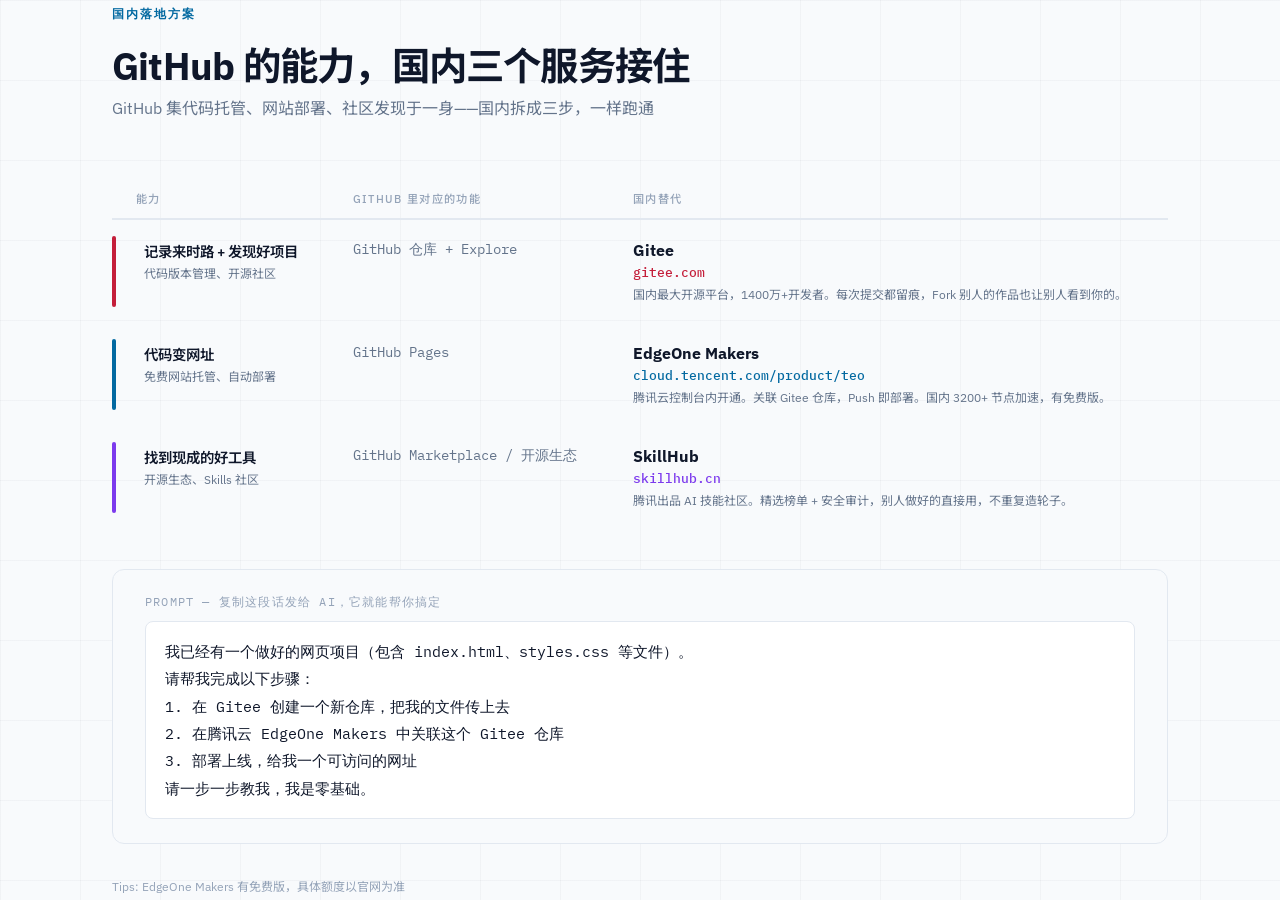
<file: china-alternative.html>
<!DOCTYPE html>
<html lang="zh-CN">
<head>
  <meta charset="UTF-8" />
  <meta name="viewport" content="width=device-width, initial-scale=1.0" />
  <title>国内方案补充页</title>
  <link rel="preconnect" href="https://fonts.googleapis.com" />
  <link rel="preconnect" href="https://fonts.gstatic.com" crossorigin />
  <link href="https://fonts.googleapis.com/css2?family=IBM+Plex+Sans:wght@300;400;500;600;700&family=IBM+Plex+Mono:wght@400;500;600&family=Noto+Sans+SC:wght@300;400;500;700&display=swap" rel="stylesheet" />
  <link rel="stylesheet" href="styles.css" />
  <style>
    .slides { transform: none !important; width: 100%; }
    .slide { min-height: 100vh; display: flex; align-items: center; justify-content: center; }
    .progress-bar, .page-counter, .keyboard-hint, .nav-btn { display: none !important; }

    .alt-page { padding: 3rem 3.5rem; }
    .alt-page h2 {
      font-size: clamp(1.8rem, 3vw, 2.6rem);
      font-weight: 700;
      color: #0f172a;
      margin-bottom: 0.4rem;
    }
    .alt-lead {
      font-size: 1rem;
      color: #64748b;
      margin-bottom: 3rem;
      max-width: 72ch;
    }

    /* 对照表 */
    .compare-table {
      width: 100%;
      border-collapse: separate;
      border-spacing: 0;
    }
    .compare-table th,
    .compare-table td {
      text-align: left;
      padding: 1.2rem 1.5rem;
      vertical-align: top;
    }
    .compare-table thead th {
      font-size: 0.7rem;
      text-transform: uppercase;
      letter-spacing: 0.12em;
      color: #94a3b8;
      font-weight: 500;
      padding-bottom: 0.8rem;
      border-bottom: 2px solid #e2e8f0;
    }
    .compare-table tbody tr {
      border-bottom: 1px solid #f1f5f9;
    }
    .compare-table tbody tr:last-child {
      border-bottom: none;
    }
    .col-ability {
      font-size: 0.9rem;
      font-weight: 600;
      color: #0f172a;
    }
    .col-ability span {
      display: block;
      font-size: 0.75rem;
      font-weight: 400;
      color: #64748b;
      margin-top: 0.2rem;
    }
    .col-github {
      font-family: var(--mono);
      font-size: 0.85rem;
      color: #64748b;
    }
    .col-china {
      display: flex;
      flex-direction: column;
      gap: 0.3rem;
    }
    .china-name {
      font-size: 1rem;
      font-weight: 700;
      color: #0f172a;
    }
    .china-url {
      font-family: var(--mono);
      font-size: 0.8rem;
      font-weight: 500;
    }
    .china-url.red { color: #c41e3a; }
    .china-url.blue { color: #0369a1; }
    .china-url.purple { color: #7c3aed; }
    .china-note {
      font-size: 0.75rem;
      color: #64748b;
      line-height: 1.5;
    }

    /* 色条标记 */
    .row-mark {
      width: 4px;
      border-radius: 2px;
      height: 100%;
      position: absolute;
      left: 0;
      top: 0;
    }
    .compare-table tbody tr {
      position: relative;
    }
    .compare-table tbody tr td:first-child {
      position: relative;
      padding-left: 2rem;
    }
    .compare-table tbody tr td:first-child::before {
      content: '';
      position: absolute;
      left: 0;
      top: 1rem;
      bottom: 1rem;
      width: 4px;
      border-radius: 2px;
    }
    .compare-table tbody tr:nth-child(1) td:first-child::before { background: #c41e3a; }
    .compare-table tbody tr:nth-child(2) td:first-child::before { background: #0369a1; }
    .compare-table tbody tr:nth-child(3) td:first-child::before { background: #7c3aed; }

    .tips-line {
      margin-top: 2rem;
      font-size: 0.75rem;
      color: #94a3b8;
    }
  </style>
</head>
<body>
  <div class="slides">
    <section class="slide">
      <div class="slide-inner alt-page" style="display:flex;flex-direction:column;width:100%;">
        <p class="eyebrow">国内落地方案</p>
        <h2>GitHub 的能力，国内三个服务接住</h2>
        <p class="alt-lead">GitHub 集代码托管、网站部署、社区发现于一身——国内拆成三步，一样跑通</p>

        <table class="compare-table">
          <thead>
            <tr>
              <th>能力</th>
              <th>GitHub 里对应的功能</th>
              <th>国内替代</th>
            </tr>
          </thead>
          <tbody>
            <tr>
              <td>
                <div class="col-ability">记录来时路 + 发现好项目<span>代码版本管理、开源社区</span></div>
              </td>
              <td class="col-github">GitHub 仓库 + Explore</td>
              <td>
                <div class="col-china">
                  <div class="china-name">Gitee</div>
                  <div class="china-url red">gitee.com</div>
                  <div class="china-note">国内最大开源平台，1400万+开发者。每次提交都留痕，Fork 别人的作品也让别人看到你的。</div>
                </div>
              </td>
            </tr>
            <tr>
              <td>
                <div class="col-ability">代码变网址<span>免费网站托管、自动部署</span></div>
              </td>
              <td class="col-github">GitHub Pages</td>
              <td>
                <div class="col-china">
                  <div class="china-name">EdgeOne Makers</div>
                  <div class="china-url blue">cloud.tencent.com/product/teo</div>
                  <div class="china-note">腾讯云控制台内开通。关联 Gitee 仓库，Push 即部署。国内 3200+ 节点加速，有免费版。</div>
                </div>
              </td>
            </tr>
            <tr>
              <td>
                <div class="col-ability">找到现成的好工具<span>开源生态、Skills 社区</span></div>
              </td>
              <td class="col-github">GitHub Marketplace / 开源生态</td>
              <td>
                <div class="col-china">
                  <div class="china-name">SkillHub</div>
                  <div class="china-url purple">skillhub.cn</div>
                  <div class="china-note">腾讯出品 AI 技能社区。精选榜单 + 安全审计，别人做好的直接用，不重复造轮子。</div>
                </div>
              </td>
            </tr>
          </tbody>
        </table>

        <!-- 实操提示词 -->
        <div style="margin-top:2.5rem;padding:1.5rem 2rem;background:#f8fafc;border:1px solid #e2e8f0;border-radius:12px;width:100%;">
          <div style="font-size:0.75rem;text-transform:uppercase;letter-spacing:0.1em;color:#94a3b8;margin-bottom:0.6rem;font-family:var(--mono);">PROMPT — 复制这段话发给 AI，它就能帮你搞定</div>
          <div style="font-size:0.95rem;color:#0f172a;line-height:1.8;padding:1rem 1.2rem;background:#fff;border:1px solid #e2e8f0;border-radius:8px;font-family:var(--mono);">
            我已经有一个做好的网页项目（包含 index.html、styles.css 等文件）。<br/>
            请帮我完成以下步骤：<br/>
            1. 在 Gitee 创建一个新仓库，把我的文件传上去<br/>
            2. 在腾讯云 EdgeOne Makers 中关联这个 Gitee 仓库<br/>
            3. 部署上线，给我一个可访问的网址<br/>
            请一步一步教我，我是零基础。
          </div>
        </div>
        <p class="tips-line">Tips: EdgeOne Makers 有免费版，具体额度以官网为准</p>
      </div>
    </section>
  </div>
</body>
</html>
</file>
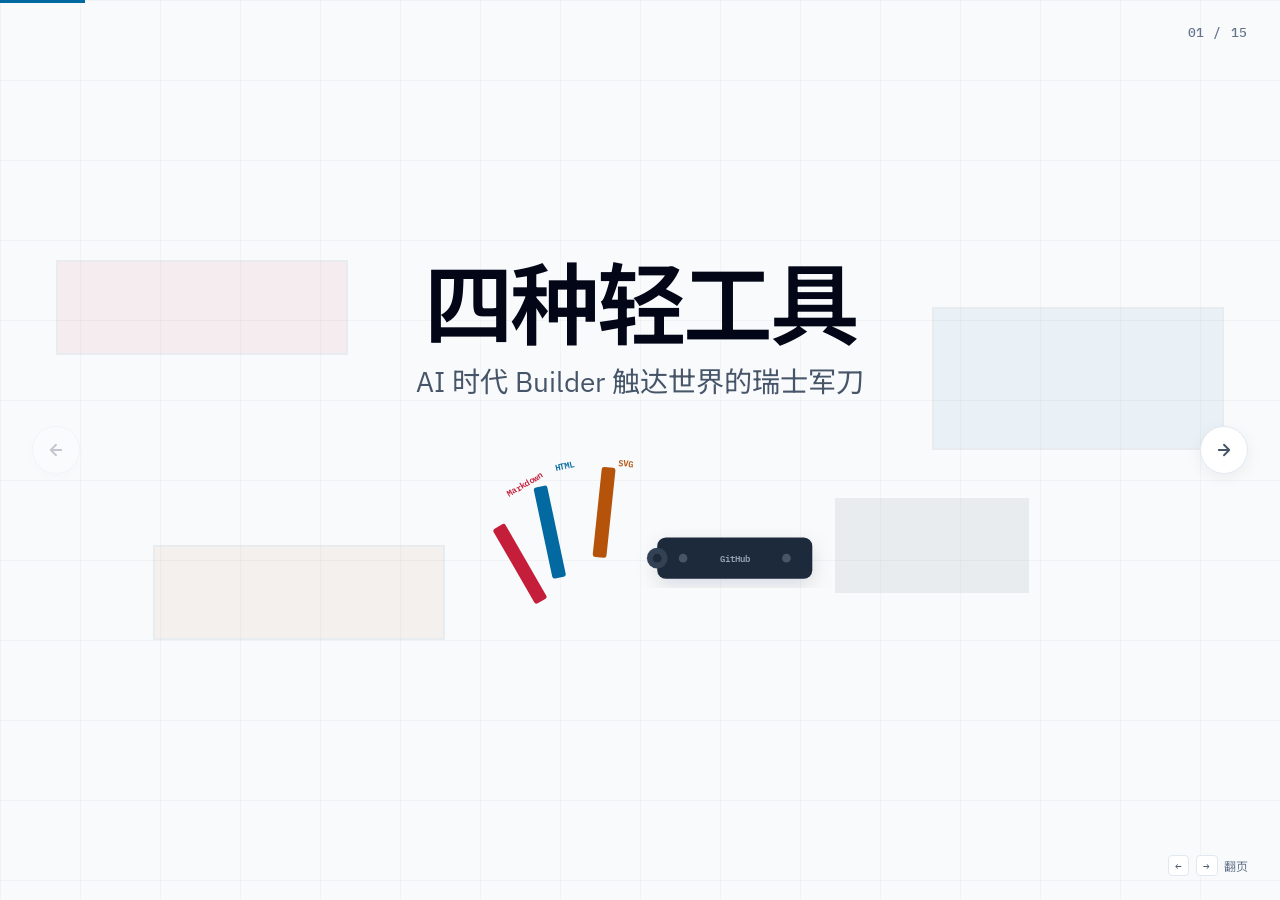
<file: v2.html>
<!DOCTYPE html>
<html lang="zh-CN">
<head>
  <meta charset="UTF-8" />
  <meta name="viewport" content="width=device-width, initial-scale=1.0" />
  <title>四种轻工具，个人创作者触达世界的瑞士军刀</title>
  <link rel="preconnect" href="https://fonts.googleapis.com" />
  <link rel="preconnect" href="https://fonts.gstatic.com" crossorigin />
  <link href="https://fonts.googleapis.com/css2?family=IBM+Plex+Sans:wght@300;400;500;600;700&family=IBM+Plex+Mono:wght@400;500;600&family=Noto+Sans+SC:wght@300;400;500;700&display=swap" rel="stylesheet" />
  <link rel="stylesheet" href="styles.css" />
  <style>
    :root { --slide-count: 15; }
  </style>
</head>
<body>
  <div class="progress-bar" id="progressBar"></div>
  <div class="page-counter" id="pageCounter">01 / 15</div>
  <div class="keyboard-hint"><kbd>&larr;</kbd> <kbd>&rarr;</kbd> 翻页</div>

  <button class="nav-btn prev" id="prevBtn" aria-label="上一页">
    <svg viewBox="0 0 24 24" width="18" height="18" fill="none" stroke="currentColor" stroke-width="2.5" stroke-linecap="round" stroke-linejoin="round">
      <path d="M19 12H5M12 19l-7-7 7-7" />
    </svg>
  </button>
  <button class="nav-btn next" id="nextBtn" aria-label="下一页">
    <svg viewBox="0 0 24 24" width="18" height="18" fill="none" stroke="currentColor" stroke-width="2.5" stroke-linecap="round" stroke-linejoin="round">
      <path d="M5 12h14M12 5l7 7-7 7" />
    </svg>
  </button>

  <div class="slides" id="slides">
    <!-- 01 Cover -->
    <section class="slide slide-cover" data-index="0">
      <div class="slide-inner">
        <div class="mondrian-bg" aria-hidden="true">
          <div class="block red"></div>
          <div class="block blue"></div>
          <div class="block yellow"></div>
          <div class="block black"></div>
        </div>
        <div class="content-block">
          <h1 class="title">四种轻工具</h1>
          <p class="subtitle">AI 时代 Builder 触达世界的瑞士军刀</p>
          <div class="knife-hero" aria-hidden="true">
            <svg viewBox="0 0 520 220" xmlns="http://www.w3.org/2000/svg">
              <defs>
                <filter id="shadow" x="-20%" y="-20%" width="140%" height="140%">
                  <feDropShadow dx="0" dy="8" stdDeviation="12" flood-color="#0f172a" flood-opacity="0.12" />
                </filter>
              </defs>
              <rect x="280" y="105" width="180" height="48" rx="10" fill="#1e293b" filter="url(#shadow)" />
              <circle cx="310" cy="129" r="5" fill="#475569" />
              <circle cx="430" cy="129" r="5" fill="#475569" />
              <text x="370" y="134" text-anchor="middle" font-family="IBM Plex Mono, monospace" font-size="11" font-weight="600" fill="#94a3b8">GitHub</text>
              <circle cx="280" cy="129" r="12" fill="#334155" />
              <circle cx="280" cy="129" r="5" fill="#1e293b" />
              <rect x="120" y="45" width="16" height="100" rx="3" fill="#c41e3a" transform="rotate(-30 200 129)" />
              <text x="108" y="58" font-family="IBM Plex Mono, monospace" font-size="10" font-weight="600" fill="#c41e3a" transform="rotate(-30 108 58)">Markdown</text>
              <rect x="155" y="32" width="16" height="108" rx="3" fill="#0369a1" transform="rotate(-12 220 129)" />
              <text x="162" y="28" font-family="IBM Plex Mono, monospace" font-size="10" font-weight="600" fill="#0369a1" transform="rotate(-12 162 28)">HTML</text>
              <rect x="205" y="28" width="16" height="105" rx="3" fill="#b45309" transform="rotate(6 260 129)" />
              <text x="235" y="22" font-family="IBM Plex Mono, monospace" font-size="10" font-weight="600" fill="#b45309" transform="rotate(6 235 22)">SVG</text>
            </svg>
          </div>
        </div>
      </div>
    </section>

    <!-- 02 Problem -->
    <section class="slide slide-problem" data-index="1">
      <div class="slide-inner split">
        <div class="text-col">
          <p class="eyebrow">创作者困境</p>
          <h2>你的好内容，为什么没人看？</h2>
          <p>写了三千字的方案发到群里，没人打开</p>
          <p>做了精美PPT，对方说「能不能发个链接我手机看」</p>
          <p class="lead">不是内容不好——是包装太重，传播太难</p>
        </div>
        <div class="visual-col">
          <svg viewBox="0 0 420 320" xmlns="http://www.w3.org/2000/svg">
            <rect x="30" y="50" width="150" height="180" rx="6" fill="#f8fafc" stroke="#cbd5e1" stroke-width="1.5" />
            <rect x="50" y="75" width="100" height="7" rx="1" fill="#cbd5e1" />
            <rect x="50" y="92" width="110" height="5" rx="1" fill="#e2e8f0" />
            <rect x="50" y="104" width="90" height="5" rx="1" fill="#e2e8f0" />
            <rect x="50" y="120" width="100" height="7" rx="1" fill="#cbd5e1" />
            <rect x="50" y="137" width="110" height="5" rx="1" fill="#e2e8f0" />
            <rect x="50" y="149" width="80" height="5" rx="1" fill="#e2e8f0" />
            <rect x="55" y="175" width="50" height="20" rx="10" fill="#fee2e2" />
            <text x="80" y="189" text-anchor="middle" font-size="8" font-weight="600" fill="#dc2626">未打开</text>
            <text x="105" y="260" text-anchor="middle" font-size="11" fill="#94a3b8">发到群里的 PDF</text>
            <rect x="250" y="40" width="130" height="220" rx="16" fill="#0f172a" />
            <rect x="256" y="56" width="118" height="190" rx="4" fill="#fff" />
            <rect x="265" y="68" width="100" height="8" rx="1" fill="#0f172a" />
            <rect x="265" y="84" width="80" height="5" rx="1" fill="#64748b" />
            <rect x="265" y="100" width="100" height="40" rx="4" fill="#dbeafe" />
            <text x="315" y="124" text-anchor="middle" font-size="8" fill="#3b82f6">作品展示</text>
            <rect x="265" y="150" width="100" height="22" rx="6" fill="#c41e3a" />
            <text x="315" y="165" text-anchor="middle" font-size="8" font-weight="600" fill="#fff">立即查看</text>
            <rect x="265" y="182" width="100" height="5" rx="1" fill="#64748b" />
            <rect x="265" y="194" width="80" height="5" rx="1" fill="#94a3b8" />
            <rect x="280" y="215" width="60" height="20" rx="10" fill="#dcfce7" />
            <text x="310" y="229" text-anchor="middle" font-size="8" font-weight="600" fill="#16a34a">3秒打开</text>
            <text x="315" y="280" text-anchor="middle" font-size="11" font-weight="600" fill="#c41e3a">发到群里的网址</text>
            <path d="M188 150 L240 150" stroke="#c41e3a" stroke-width="2" stroke-dasharray="6 4" />
            <polygon points="235,146 245,150 235,154" fill="#c41e3a" />
          </svg>
        </div>
      </div>
    </section>

    <!-- 03 Timeline -->
    <section class="slide" data-index="2">
      <div class="slide-inner centered">
        <p class="eyebrow">今天的工具</p>
        <h2>三片刃 + 一个刀柄</h2>
        <svg viewBox="0 0 800 200" xmlns="http://www.w3.org/2000/svg" style="width:100%;max-width:900px;margin-top:2.5rem;">
          <defs>
            <linearGradient id="tl-grad" x1="0" y1="0" x2="1" y2="0">
              <stop offset="0%" stop-color="#0369a1" />
              <stop offset="40%" stop-color="#b45309" />
              <stop offset="70%" stop-color="#c41e3a" />
              <stop offset="100%" stop-color="#1e293b" />
            </linearGradient>
          </defs>
          <line x1="60" y1="80" x2="740" y2="80" stroke="url(#tl-grad)" stroke-width="4" stroke-linecap="round" />
          <circle cx="120" cy="80" r="14" fill="#0369a1" />
          <circle cx="120" cy="80" r="6" fill="#fff" />
          <text x="120" y="55" text-anchor="middle" font-family="IBM Plex Mono, monospace" font-size="24" font-weight="700" fill="#0369a1">1993</text>
          <text x="120" y="115" text-anchor="middle" font-size="15" font-weight="700" fill="#0f172a">HTML</text>
          <text x="120" y="138" text-anchor="middle" font-size="12" fill="#64748b">网页的底层语言</text>
          <circle cx="320" cy="80" r="14" fill="#b45309" />
          <circle cx="320" cy="80" r="6" fill="#fff" />
          <text x="320" y="55" text-anchor="middle" font-family="IBM Plex Mono, monospace" font-size="24" font-weight="700" fill="#b45309">2001</text>
          <text x="320" y="115" text-anchor="middle" font-size="15" font-weight="700" fill="#0f172a">SVG</text>
          <text x="320" y="138" text-anchor="middle" font-size="12" fill="#64748b">放多大都不糊的图</text>
          <circle cx="520" cy="80" r="14" fill="#c41e3a" />
          <circle cx="520" cy="80" r="6" fill="#fff" />
          <text x="520" y="55" text-anchor="middle" font-family="IBM Plex Mono, monospace" font-size="24" font-weight="700" fill="#c41e3a">2004</text>
          <text x="520" y="115" text-anchor="middle" font-size="15" font-weight="700" fill="#0f172a">Markdown</text>
          <text x="520" y="138" text-anchor="middle" font-size="12" fill="#64748b">结构化的写作方式</text>
          <circle cx="680" cy="80" r="14" fill="#1e293b" />
          <circle cx="680" cy="80" r="6" fill="#fff" />
          <text x="680" y="55" text-anchor="middle" font-family="IBM Plex Mono, monospace" font-size="24" font-weight="700" fill="#1e293b">2008</text>
          <text x="680" y="115" text-anchor="middle" font-size="15" font-weight="700" fill="#0f172a">GitHub</text>
          <text x="680" y="138" text-anchor="middle" font-size="12" fill="#64748b">全世界的代码仓库</text>
        </svg>
        <p class="section-lead" style="text-align:center;margin-top:2rem;">曾经程序员专属，今天被 AI 重新激活——你只需认识它们，然后让 AI 去执行</p>
      </div>
    </section>

    <!-- 04 Markdown Intro -->
    <section class="slide slide-tool" data-tool="markdown" data-index="3">
      <div class="slide-inner split">
        <div class="text-col">
          <div class="tool-tag" style="--tool-color: #c41e3a;">结构之刃 / Markdown</div>
          <h2>你和 AI 沟通的「普通话」</h2>
          <p>不是编程语言——是一种标记约定，像给文字贴标签</p>
          <p>用 # 表示标题，用 - 表示列表，用 ** 表示重点</p>
          <p>所有 AI 工具的提示词、文档、配置文件，都在用它</p>
          <p class="lead">学会 Markdown，就是学会了跟 AI 说话的语法</p>
        </div>
        <div class="visual-col">
          <svg viewBox="0 0 420 320" xmlns="http://www.w3.org/2000/svg">
            <rect x="30" y="30" width="360" height="260" rx="10" fill="#1e293b" />
            <circle cx="55" cy="50" r="5" fill="#ef4444" />
            <circle cx="73" cy="50" r="5" fill="#f59e0b" />
            <circle cx="91" cy="50" r="5" fill="#22c55e" />
            <text x="200" y="54" text-anchor="middle" font-family="IBM Plex Mono, monospace" font-size="9" fill="#64748b">my-course.md</text>
            <text x="50" y="85" font-family="IBM Plex Mono, monospace" font-size="11" fill="#c41e3a"># 我的商业计划</text>
            <text x="50" y="108" font-family="IBM Plex Mono, monospace" font-size="11" fill="#7dd3fc">## 目标客户</text>
            <text x="50" y="128" font-family="IBM Plex Mono, monospace" font-size="10" fill="#e2e8f0">- 25-35岁女性创业者</text>
            <text x="50" y="148" font-family="IBM Plex Mono, monospace" font-size="10" fill="#e2e8f0">- 有内容产出但**缺流量**</text>
            <text x="50" y="175" font-family="IBM Plex Mono, monospace" font-size="11" fill="#7dd3fc">## 解决方案</text>
            <text x="50" y="195" font-family="IBM Plex Mono, monospace" font-size="10" fill="#e2e8f0">1. 个人网站搭建</text>
            <text x="50" y="215" font-family="IBM Plex Mono, monospace" font-size="10" fill="#e2e8f0">2. SEO 基础优化</text>
            <text x="50" y="235" font-family="IBM Plex Mono, monospace" font-size="10" fill="#e2e8f0">3. 社群引流矩阵</text>
            <text x="50" y="262" font-family="IBM Plex Mono, monospace" font-size="10" fill="#a78bfa">> 先做出来，再慢慢改</text>
          </svg>
        </div>
      </div>
    </section>

    <!-- 05 Markdown Source -->
    <section class="slide slide-comparison" data-index="4">
      <div class="slide-inner">
        <div class="section-header centered">
          <div class="tool-tag" style="--tool-color: #c41e3a;">结构之刃 / Markdown</div>
          <h2>左边写几个符号，右边变成排版</h2>
          <p class="section-lead">你写的不是代码，是带格式的笔记——AI 和所有工具都认识这些符号</p>
        </div>
        <div class="comparison">
          <div class="panel source">
            <div class="panel-header">
              <span class="panel-label">源码</span>
            </div>
            <pre><code># 我的 AI 摄影课

## 你能获得什么
- **3天**掌握手机摄影 + AI 修图全流程
- 零基础可学，每天只需 30 分钟

## 课程大纲
1. 手机構图与光线
2. AI 一键修图实战
3. 朋友圈视觉体系搭建

## 往期学员评价
> "终于知道怎么拍出好看的产品图了！"

[→ 立即报名](https://example.com)</code></pre>
          </div>
          <div class="panel preview">
            <div class="panel-header">
              <span class="panel-label">渲染</span>
            </div>
            <div class="preview-body">
              <h4 style="font-size:1.1rem;margin-bottom:0.6rem;">我的 AI 摄影课</h4>
              <h5 style="font-size:0.85rem;color:var(--text);margin:0.5rem 0 0.25rem;">你能获得什么</h5>
              <ul style="margin:0 0 0.4rem;padding-left:1.1rem;">
                <li style="font-size:0.8rem;line-height:1.5;"><strong>3天</strong>掌握手机摄影 + AI 修图全流程</li>
                <li style="font-size:0.8rem;line-height:1.5;">零基础可学，每天只需 30 分钟</li>
              </ul>
              <h5 style="font-size:0.85rem;color:var(--text);margin:0.5rem 0 0.25rem;">课程大纲</h5>
              <ol style="margin:0 0 0.4rem;padding-left:1.25rem;">
                <li style="font-size:0.8rem;line-height:1.5;">手机構图与光线</li>
                <li style="font-size:0.8rem;line-height:1.5;">AI 一键修图实战</li>
                <li style="font-size:0.8rem;line-height:1.5;">朋友圈视觉体系搭建</li>
              </ol>
              <blockquote style="margin:0.5rem 0;padding:0.4rem 0.8rem;border-left:3px solid var(--cta);font-size:0.75rem;color:var(--text-secondary);font-style:italic;">"终于知道怎么拍出好看的产品图了！"</blockquote>
              <a href="#" style="display:inline-block;margin-top:0.5rem;padding:0.4rem 1rem;background:var(--cta);color:#fff;border-radius:6px;font-size:0.8rem;font-weight:600;text-decoration:none;">→ 立即报名</a>
            </div>
          </div>
        </div>
      </div>
    </section>

    <!-- 06 Markdown AI Native -->
    <section class="slide slide-tool" data-tool="markdown" data-index="5">
      <div class="slide-inner">
        <div class="section-header centered">
          <div class="tool-tag" style="--tool-color: #c41e3a;">结构之刃 / Markdown</div>
          <h2>为什么所有 AI 都在用 Markdown？</h2>
        </div>
        <div style="display:grid;grid-template-columns:1fr 1fr;gap:1.5rem;margin-top:2rem;max-width:900px;margin-left:auto;margin-right:auto;">
          <div style="background:#1e293b;border-radius:10px;padding:1rem;">
            <div style="display:flex;align-items:center;gap:0.5rem;margin-bottom:0.6rem;">
              <span style="font-size:0.7rem;color:#94a3b8;font-family:var(--mono);">ChatGPT 回复</span>
            </div>
            <div style="font-family:var(--mono);font-size:0.7rem;line-height:1.6;color:#e2e8f0;">
              <span style="color:#c41e3a;"># 商业计划书</span><br/>
              <span style="color:#7dd3fc;">## 目标客户</span><br/>
              <span>- 25-35岁女性创业者</span><br/>
              <span style="color:#7dd3fc;">## 解决方案</span><br/>
              <span>1. 个人网站搭建</span><br/>
              <span>2. SEO 基础优化</span>
            </div>
            <p style="font-size:0.65rem;color:#64748b;margin-top:0.5rem;">AI 说话天然就是 Markdown</p>
          </div>
          <div style="background:#1e293b;border-radius:10px;padding:1rem;">
            <div style="display:flex;align-items:center;gap:0.5rem;margin-bottom:0.6rem;">
              <span style="font-size:0.7rem;color:#94a3b8;font-family:var(--mono);">SKILL.md</span>
            </div>
            <div style="font-family:var(--mono);font-size:0.7rem;line-height:1.6;color:#e2e8f0;">
              <span style="color:#c41e3a;">---</span><br/>
              <span style="color:#7dd3fc;">name:</span> idea-to-github-page<br/>
              <span style="color:#c41e3a;">---</span><br/>
              <span style="color:#c41e3a;"># 使用步骤</span><br/>
              <span>1. Fork 项目</span><br/>
              <span>2. 描述你的想法</span><br/>
              <span>3. 自动部署</span>
            </div>
            <p style="font-size:0.65rem;color:#64748b;margin-top:0.5rem;">AI 工具的配置文件也是 Markdown</p>
          </div>
          <div style="background:#1e293b;border-radius:10px;padding:1rem;">
            <div style="display:flex;align-items:center;gap:0.5rem;margin-bottom:0.6rem;">
              <span style="font-size:0.7rem;color:#94a3b8;font-family:var(--mono);">system.md 提示词</span>
            </div>
            <div style="font-family:var(--mono);font-size:0.7rem;line-height:1.6;color:#e2e8f0;">
              <span style="color:#c41e3a;"># 角色</span><br/>
              <span>你是一个营销文案专家</span><br/>
              <span style="color:#c41e3a;"># 规则</span><br/>
              <span>- 用口语化表达</span><br/>
              <span>- **重点**加粗标注</span><br/>
              <span>- 每段不超过3句</span>
            </div>
            <p style="font-size:0.65rem;color:#64748b;margin-top:0.5rem;">指挥 AI 的提示词也是 Markdown</p>
          </div>
          <div style="background:#f8fafc;border:1px solid #e2e8f0;border-radius:10px;padding:1rem;">
            <div style="font-size:0.75rem;font-weight:600;color:var(--text);margin-bottom:0.6rem;">写一次，到处能用</div>
            <div style="display:flex;flex-direction:column;gap:0.4rem;">
              <span style="font-size:0.7rem;color:var(--text-secondary);">→ 渲染成网页</span>
              <span style="font-size:0.7rem;color:var(--text-secondary);">→ 导出成 PDF</span>
              <span style="font-size:0.7rem;color:var(--text-secondary);">→ 发到公众号</span>
              <span style="font-size:0.7rem;color:var(--text-secondary);">→ 做成幻灯片（就像这个）</span>
            </div>
            <p style="font-size:0.65rem;color:#64748b;margin-top:0.5rem;">同一份内容，不用重新排版</p>
          </div>
        </div>
      </div>
    </section>

    <!-- 07 HTML Source -->
    <section class="slide slide-comparison" data-index="6">
      <div class="slide-inner">
        <div class="section-header centered">
          <div class="tool-tag" style="--tool-color: #0369a1;">呈现之刃 / HTML</div>
          <h2>HTML：给内容穿上衣服</h2>
          <p class="section-lead">Markdown 是骨架，HTML 是皮肤——文字变成网页的关键一步</p>
        </div>
        <div class="comparison">
          <div class="panel source" style="background:#fafafa;border-color:#e2e8f0;color:#1e293b;">
            <div class="panel-header" style="background:#f1f5f9;border-color:#e2e8f0;">
              <span class="panel-label" style="color:#64748b;">源码</span>
            </div>
            <pre style="color:#1e293b;"><code><span style="color:#8b2252;">&lt;div</span> <span style="color:#0550ae;">class=</span><span style="color:#953800;">"hero"</span><span style="color:#8b2252;">&gt;</span>
  <span style="color:#8b2252;">&lt;h1&gt;</span>用 AI 拍出爵士感照片<span style="color:#8b2252;">&lt;/h1&gt;</span>
  <span style="color:#8b2252;">&lt;p&gt;</span>3天小白变达人<span style="color:#8b2252;">&lt;/p&gt;</span>
  <span style="color:#8b2252;">&lt;img</span> <span style="color:#0550ae;">src=</span><span style="color:#953800;">"demo.jpg"</span><span style="color:#8b2252;">&gt;</span>
<span style="color:#8b2252;">&lt;/div&gt;</span>

<span style="color:#8b2252;">&lt;div</span> <span style="color:#0550ae;">class=</span><span style="color:#953800;">"features"</span><span style="color:#8b2252;">&gt;</span>
  <span style="color:#8b2252;">&lt;div</span> <span style="color:#0550ae;">class=</span><span style="color:#953800;">"card"</span><span style="color:#8b2252;">&gt;</span>手机就能拍<span style="color:#8b2252;">&lt;/div&gt;</span>
  <span style="color:#8b2252;">&lt;div</span> <span style="color:#0550ae;">class=</span><span style="color:#953800;">"card"</span><span style="color:#8b2252;">&gt;</span>AI一键修<span style="color:#8b2252;">&lt;/div&gt;</span>
  <span style="color:#8b2252;">&lt;div</span> <span style="color:#0550ae;">class=</span><span style="color:#953800;">"card"</span><span style="color:#8b2252;">&gt;</span>零成本<span style="color:#8b2252;">&lt;/div&gt;</span>
<span style="color:#8b2252;">&lt;/div&gt;</span>

<span style="color:#8b2252;">&lt;button</span> <span style="color:#0550ae;">class=</span><span style="color:#953800;">"cta"</span><span style="color:#8b2252;">&gt;</span>
  立即加入 ¥199
<span style="color:#8b2252;">&lt;/button&gt;</span></code></pre>
          </div>
          <div class="panel preview">
            <div class="panel-header">
              <span class="panel-label">渲染</span>
            </div>
            <div class="preview-body html-preview">
              <div style="background:linear-gradient(135deg,#0f172a 0%,#1e3a5f 100%);border-radius:8px;padding:1rem;margin-bottom:0.75rem;text-align:center;">
                <h1 style="font-size:1rem;margin-bottom:0.3rem;color:#fff;font-weight:700;">用 AI 拍出爵士感照片</h1>
                <p style="margin:0 0 0.5rem;color:#94a3b8;font-size:0.75rem;">3天小白变达人</p>
                <div style="width:100%;height:45px;background:rgba(255,255,255,0.1);border-radius:4px;display:flex;align-items:center;justify-content:center;color:#64748b;font-size:0.7rem;">作品展示图</div>
              </div>
              <div style="display:grid;grid-template-columns:1fr 1fr 1fr;gap:0.4rem;margin-bottom:0.75rem;">
                <div style="background:#f0fdf4;border-radius:6px;padding:0.4rem;text-align:center;font-size:0.65rem;">手机就能拍</div>
                <div style="background:#eff6ff;border-radius:6px;padding:0.4rem;text-align:center;font-size:0.65rem;">AI一键修</div>
                <div style="background:#fefce8;border-radius:6px;padding:0.4rem;text-align:center;font-size:0.65rem;">零成本</div>
              </div>
              <button style="width:100%;padding:0.6rem;background:linear-gradient(135deg,#c41e3a,#e11d48);color:#fff;border:none;border-radius:8px;font-size:0.8rem;font-weight:700;cursor:pointer;letter-spacing:0.05em;">立即加入 ¥199</button>
            </div>
          </div>
        </div>
      </div>
    </section>

    <!-- 08 HTML Rich Media -->
    <section class="slide slide-html-media" data-index="7">
      <div class="slide-inner">
        <div class="section-header centered">
          <div class="tool-tag" style="--tool-color: #0369a1;">呈现之刃 / HTML</div>
          <h2>一个网页能装下所有东西</h2>
          <p class="section-lead">你想展示的一切，都能塞进一个链接里</p>
        </div>
        <div style="display:grid;grid-template-columns:1fr 1.5fr;gap:2.5rem;margin-top:1rem;align-items:start;width:100%;">
          <div style="display:flex;flex-direction:column;gap:0.8rem;">
            <div style="display:flex;align-items:center;gap:0.8rem;padding:0.8rem 1.2rem;background:#eff6ff;border-radius:10px;border-left:4px solid #3b82f6;">
              <span style="font-size:1.4rem;">T</span>
              <div><span style="font-size:0.95rem;font-weight:600;display:block;">文字排版</span><span style="font-size:0.75rem;color:var(--text-muted);">标题、段落、列表、引用</span></div>
            </div>
            <div style="display:flex;align-items:center;gap:0.8rem;padding:0.8rem 1.2rem;background:#f0fdf4;border-radius:10px;border-left:4px solid #22c55e;">
              <span style="font-size:1.4rem;">&#9638;</span>
              <div><span style="font-size:0.95rem;font-weight:600;display:block;">图片与配色</span><span style="font-size:0.75rem;color:var(--text-muted);">产品图、Banner、品牌色</span></div>
            </div>
            <div style="display:flex;align-items:center;gap:0.8rem;padding:0.8rem 1.2rem;background:#fef3c7;border-radius:10px;border-left:4px solid #f59e0b;">
              <span style="font-size:1.4rem;">&#9654;</span>
              <div><span style="font-size:0.95rem;font-weight:600;display:block;">视频嵌入</span><span style="font-size:0.75rem;color:var(--text-muted);">YouTube / B站 / 自托管</span></div>
            </div>
            <div style="display:flex;align-items:center;gap:0.8rem;padding:0.8rem 1.2rem;background:#fce7f3;border-radius:10px;border-left:4px solid #ec4899;">
              <span style="font-size:1.4rem;">&#9998;</span>
              <div><span style="font-size:0.95rem;font-weight:600;display:block;">表单交互</span><span style="font-size:0.75rem;color:var(--text-muted);">报名、预约、问卷收集</span></div>
            </div>
            <div style="display:flex;align-items:center;gap:0.8rem;padding:0.8rem 1.2rem;background:#f5f3ff;border-radius:10px;border-left:4px solid #8b5cf6;">
              <span style="font-size:1.4rem;">&#9775;</span>
              <div><span style="font-size:0.95rem;font-weight:600;display:block;">动画与特效</span><span style="font-size:0.75rem;color:var(--text-muted);">滚动渐入、悬停放大、计数器</span></div>
            </div>
          </div>
          <div class="browser-mockup large">
            <div class="browser-header">
              <span></span><span></span><span></span>
              <div class="browser-url">my-course.github.io</div>
            </div>
            <div class="browser-body" style="padding:0;overflow:hidden;">
              <div style="background:linear-gradient(135deg,#1e3a5f,#0f172a);padding:1.2rem 1.5rem;text-align:center;">
                <p style="font-size:0.7rem;color:#94a3b8;margin:0 0 0.3rem;">AI 摄影实战课</p>
                <h4 style="font-size:1.1rem;color:#fff;margin:0 0 0.5rem;">3天拍出爵士感照片</h4>
                <div style="display:flex;gap:0.4rem;justify-content:center;">
                  <div style="width:72px;height:48px;border-radius:6px;background:linear-gradient(135deg,#f97316,#f59e0b);"></div>
                  <div style="width:72px;height:48px;border-radius:6px;background:linear-gradient(135deg,#06b6d4,#3b82f6);"></div>
                  <div style="width:72px;height:48px;border-radius:6px;background:linear-gradient(135deg,#8b5cf6,#ec4899);"></div>
                </div>
              </div>
              <div style="padding:0.8rem 1.2rem;background:#f8fafc;border-bottom:1px solid #e2e8f0;">
                <div style="position:relative;background:#000;border-radius:8px;height:65px;display:flex;align-items:center;justify-content:center;">
                  <div style="width:32px;height:32px;border-radius:50%;background:rgba(255,255,255,0.9);display:flex;align-items:center;justify-content:center;">
                    <span style="font-size:0.8rem;margin-left:2px;">&#9654;</span>
                  </div>
                  <span style="position:absolute;bottom:5px;right:8px;font-size:0.6rem;color:#94a3b8;">02:34</span>
                  <div style="position:absolute;bottom:0;left:0;right:0;height:4px;background:#334155;border-radius:0 0 8px 8px;">
                    <div style="width:35%;height:100%;background:#c41e3a;border-radius:0 0 0 8px;"></div>
                  </div>
                </div>
                <p style="font-size:0.7rem;color:var(--text-muted);margin:0.4rem 0 0;text-align:center;">嵌入视频：第一课免费试看</p>
              </div>
              <div style="padding:0.8rem 1.2rem;">
                <div style="display:flex;gap:0.5rem;margin-bottom:0.6rem;">
                  <input type="text" placeholder="你的名字" style="flex:1;padding:0.4rem 0.6rem;border:1px solid #e2e8f0;border-radius:6px;font-size:0.7rem;outline:none;" readonly />
                  <input type="text" placeholder="微信号" style="flex:1;padding:0.4rem 0.6rem;border:1px solid #e2e8f0;border-radius:6px;font-size:0.7rem;outline:none;" readonly />
                </div>
                <div style="text-align:center;">
                  <span style="display:inline-block;padding:0.45rem 1.5rem;background:linear-gradient(135deg,#c41e3a,#e11d48);color:#fff;border-radius:8px;font-size:0.75rem;font-weight:600;">立即报名 ¥199</span>
                </div>
              </div>
            </div>
          </div>
        </div>
      </div>
    </section>

    <!-- 09 SVG Intro -->
    <section class="slide slide-tool" data-tool="svg" data-index="8">
      <div class="slide-inner split reverse">
        <div class="visual-col">
          <svg viewBox="0 0 420 320" xmlns="http://www.w3.org/2000/svg">
            <circle cx="210" cy="160" r="110" fill="none" stroke="#e2e8f0" stroke-width="20" />
            <circle cx="210" cy="160" r="110" fill="none" stroke="#3b82f6" stroke-width="20" stroke-dasharray="207 693" stroke-dashoffset="0" stroke-linecap="round" />
            <circle cx="210" cy="160" r="110" fill="none" stroke="#f59e0b" stroke-width="20" stroke-dasharray="138 693" stroke-dashoffset="-207" stroke-linecap="round" />
            <circle cx="210" cy="160" r="110" fill="none" stroke="#10b981" stroke-width="20" stroke-dasharray="173 693" stroke-dashoffset="-345" stroke-linecap="round" />
            <circle cx="210" cy="160" r="110" fill="none" stroke="#c41e3a" stroke-width="20" stroke-dasharray="105 693" stroke-dashoffset="-518" stroke-linecap="round" />
            <text x="210" y="152" text-anchor="middle" font-size="28" font-weight="700" fill="#0f172a">本周</text>
            <text x="210" y="178" text-anchor="middle" font-size="13" fill="#64748b">内容产出分布</text>
            <circle cx="340" cy="80" r="6" fill="#3b82f6" />
            <text x="352" y="84" font-size="10" fill="#475569">文章 30%</text>
            <circle cx="340" cy="105" r="6" fill="#f59e0b" />
            <text x="352" y="109" font-size="10" fill="#475569">视频 20%</text>
            <circle cx="340" cy="130" r="6" fill="#10b981" />
            <text x="352" y="134" font-size="10" fill="#475569">图文 25%</text>
            <circle cx="340" cy="155" r="6" fill="#c41e3a" />
            <text x="352" y="159" font-size="10" fill="#475569">其他 15%</text>
          </svg>
        </div>
        <div class="text-col">
          <div class="tool-tag" style="--tool-color: #b45309;">图形之刃 / SVG</div>
          <h2>让 AI 帮你画图，不花钱、无版权</h2>
          <p>流程图、对比图、数据图——你用嘴说，AI 用 SVG 画</p>
          <p>矢量格式，手机电脑大屏都清晰；不用找设计师，不用买图库</p>
          <p class="lead">你拥有了一个随叫随到、不收费的插画师</p>
        </div>
      </div>
    </section>

    <!-- 10 SVG Source -->
    <section class="slide slide-comparison" data-index="9">
      <div class="slide-inner">
        <div class="section-header centered">
          <div class="tool-tag" style="--tool-color: #b45309;">图形之刃 / SVG</div>
          <h2>SVG：AI 画图的「交付格式」</h2>
          <p class="section-lead">你不用看懂代码——这段代码就是一张图，改文字改颜色 AI 三秒搞定</p>
        </div>
        <div class="comparison">
          <div class="panel source" style="background:#fdf6e3;border-color:#eee8d5;color:#657b83;">
            <div class="panel-header" style="background:#eee8d5;border-color:#ddd6c1;">
              <span class="panel-label" style="color:#93a1a1;">源码</span>
            </div>
            <pre style="color:#657b83;"><code><span style="color:#2aa198;">&lt;svg</span> <span style="color:#268bd2;">viewBox=</span><span style="color:#cb4b16;">"0 0 280 200"</span><span style="color:#2aa198;">&gt;</span>
  <span style="color:#93a1a1;">&lt;!-- 漏斗图：客户转化路径 --&gt;</span>
  <span style="color:#2aa198;">&lt;polygon</span> <span style="color:#268bd2;">points=</span><span style="color:#cb4b16;">"40,20 240,20 200,70 80,70"</span>
    <span style="color:#268bd2;">fill=</span><span style="color:#859900;">"#dbeafe"</span> <span style="color:#2aa198;">/&gt;</span>
  <span style="color:#2aa198;">&lt;polygon</span> <span style="color:#268bd2;">points=</span><span style="color:#cb4b16;">"80,75 200,75 180,125 100,125"</span>
    <span style="color:#268bd2;">fill=</span><span style="color:#859900;">"#93c5fd"</span> <span style="color:#2aa198;">/&gt;</span>
  <span style="color:#2aa198;">&lt;polygon</span> <span style="color:#268bd2;">points=</span><span style="color:#cb4b16;">"100,130 180,130 165,180 115,180"</span>
    <span style="color:#268bd2;">fill=</span><span style="color:#859900;">"#3b82f6"</span> <span style="color:#2aa198;">/&gt;</span>
  <span style="color:#2aa198;">&lt;text</span> <span style="color:#268bd2;">x=</span><span style="color:#cb4b16;">"140"</span> <span style="color:#268bd2;">y=</span><span style="color:#cb4b16;">"50"</span><span style="color:#2aa198;">&gt;</span>访问 1000人<span style="color:#2aa198;">&lt;/text&gt;</span>
  <span style="color:#2aa198;">&lt;text</span> <span style="color:#268bd2;">x=</span><span style="color:#cb4b16;">"140"</span> <span style="color:#268bd2;">y=</span><span style="color:#cb4b16;">"105"</span><span style="color:#2aa198;">&gt;</span>咨询 200人<span style="color:#2aa198;">&lt;/text&gt;</span>
  <span style="color:#2aa198;">&lt;text</span> <span style="color:#268bd2;">x=</span><span style="color:#cb4b16;">"140"</span> <span style="color:#268bd2;">y=</span><span style="color:#cb4b16;">"160"</span> <span style="color:#268bd2;">fill=</span><span style="color:#859900;">"#fff"</span><span style="color:#2aa198;">&gt;</span>
    成交 30人<span style="color:#2aa198;">&lt;/text&gt;</span>
<span style="color:#2aa198;">&lt;/svg&gt;</span></code></pre>
          </div>
          <div class="panel preview">
            <div class="panel-header">
              <span class="panel-label">渲染</span>
            </div>
            <div class="preview-body svg-preview">
              <svg viewBox="0 0 280 200" xmlns="http://www.w3.org/2000/svg" style="width:100%;max-width:320px;height:auto;">
                <defs>
                  <linearGradient id="funnel1" x1="0" y1="0" x2="0" y2="1"><stop offset="0%" stop-color="#dbeafe"/><stop offset="100%" stop-color="#bfdbfe"/></linearGradient>
                  <linearGradient id="funnel2" x1="0" y1="0" x2="0" y2="1"><stop offset="0%" stop-color="#93c5fd"/><stop offset="100%" stop-color="#60a5fa"/></linearGradient>
                  <linearGradient id="funnel3" x1="0" y1="0" x2="0" y2="1"><stop offset="0%" stop-color="#3b82f6"/><stop offset="100%" stop-color="#1d4ed8"/></linearGradient>
                </defs>
                <polygon points="40,20 240,20 200,70 80,70" fill="url(#funnel1)" />
                <polygon points="80,75 200,75 180,125 100,125" fill="url(#funnel2)" />
                <polygon points="100,130 180,130 165,180 115,180" fill="url(#funnel3)" />
                <text x="140" y="50" text-anchor="middle" font-size="11" font-weight="600" fill="#1e3a5f">访问 1000 人</text>
                <text x="140" y="105" text-anchor="middle" font-size="11" font-weight="600" fill="#1e3a5f">咨询 200 人</text>
                <text x="140" y="160" text-anchor="middle" font-size="11" font-weight="700" fill="#ffffff">成交 30 人</text>
                <text x="255" y="50" font-size="9" fill="#64748b">100%</text>
                <text x="255" y="105" font-size="9" fill="#64748b">20%</text>
                <text x="255" y="160" font-size="9" fill="#3b82f6" font-weight="700">3%</text>
              </svg>
            </div>
          </div>
        </div>
      </div>
    </section>

    <!-- 11 GitHub Intro -->
    <section class="slide slide-tool" data-tool="github" data-index="10">
      <div class="slide-inner split">
        <div class="text-col">
          <div class="tool-tag" style="--tool-color: #0f172a;">刀柄 / GitHub</div>
          <h2>全世界 Builder 的宝藏库</h2>
          <p>一键发布网站，免费、不限流量、自动生效</p>
          <p>每次修改都有记录——别人能看到你来时的路</p>
          <p class="lead">全世界最优秀的人都在这，你的作品也该在</p>
        </div>
        <div class="visual-col">
          <div class="github-card">
            <div class="github-header">
              <div class="github-avatar">YOU</div>
              <div class="github-info">
                <span class="github-name">your-idea</span>
                <span class="github-desc">公开作品集 · 持续更新中</span>
              </div>
            </div>
            <div class="github-contributions">
              <span class="contrib-title">产出记录</span>
              <div class="contrib-grid" aria-hidden="true">
                <div class="contrib-week"><span class="contrib-day level-1"></span><span class="contrib-day level-2"></span><span class="contrib-day level-3"></span><span class="contrib-day level-1"></span><span class="contrib-day level-0"></span><span class="contrib-day level-2"></span><span class="contrib-day level-1"></span></div>
                <div class="contrib-week"><span class="contrib-day level-2"></span><span class="contrib-day level-3"></span><span class="contrib-day level-4"></span><span class="contrib-day level-2"></span><span class="contrib-day level-1"></span><span class="contrib-day level-3"></span><span class="contrib-day level-2"></span></div>
                <div class="contrib-week"><span class="contrib-day level-1"></span><span class="contrib-day level-0"></span><span class="contrib-day level-2"></span><span class="contrib-day level-3"></span><span class="contrib-day level-2"></span><span class="contrib-day level-4"></span><span class="contrib-day level-3"></span></div>
                <div class="contrib-week"><span class="contrib-day level-3"></span><span class="contrib-day level-2"></span><span class="contrib-day level-1"></span><span class="contrib-day level-0"></span><span class="contrib-day level-2"></span><span class="contrib-day level-3"></span><span class="contrib-day level-2"></span></div>
                <div class="contrib-week"><span class="contrib-day level-2"></span><span class="contrib-day level-4"></span><span class="contrib-day level-3"></span><span class="contrib-day level-2"></span><span class="contrib-day level-1"></span><span class="contrib-day level-2"></span><span class="contrib-day level-1"></span></div>
                <div class="contrib-week"><span class="contrib-day level-1"></span><span class="contrib-day level-2"></span><span class="contrib-day level-1"></span><span class="contrib-day level-3"></span><span class="contrib-day level-4"></span><span class="contrib-day level-3"></span><span class="contrib-day level-2"></span></div>
                <div class="contrib-week"><span class="contrib-day level-0"></span><span class="contrib-day level-1"></span><span class="contrib-day level-2"></span><span class="contrib-day level-1"></span><span class="contrib-day level-2"></span><span class="contrib-day level-1"></span><span class="contrib-day level-0"></span></div>
                <div class="contrib-week"><span class="contrib-day level-2"></span><span class="contrib-day level-3"></span><span class="contrib-day level-2"></span><span class="contrib-day level-1"></span><span class="contrib-day level-0"></span><span class="contrib-day level-1"></span><span class="contrib-day level-2"></span></div>
                <div class="contrib-week"><span class="contrib-day level-3"></span><span class="contrib-day level-4"></span><span class="contrib-day level-3"></span><span class="contrib-day level-2"></span><span class="contrib-day level-3"></span><span class="contrib-day level-2"></span><span class="contrib-day level-1"></span></div>
                <div class="contrib-week"><span class="contrib-day level-1"></span><span class="contrib-day level-2"></span><span class="contrib-day level-1"></span><span class="contrib-day level-3"></span><span class="contrib-day level-2"></span><span class="contrib-day level-1"></span><span class="contrib-day level-2"></span></div>
                <div class="contrib-week"><span class="contrib-day level-2"></span><span class="contrib-day level-1"></span><span class="contrib-day level-3"></span><span class="contrib-day level-4"></span><span class="contrib-day level-3"></span><span class="contrib-day level-2"></span><span class="contrib-day level-3"></span></div>
                <div class="contrib-week"><span class="contrib-day level-1"></span><span class="contrib-day level-2"></span><span class="contrib-day level-1"></span><span class="contrib-day level-0"></span><span class="contrib-day level-1"></span><span class="contrib-day level-2"></span><span class="contrib-day level-1"></span></div>
              </div>
              <div class="contrib-legend">
                <span>少</span>
                <span class="legend-day level-0"></span>
                <span class="legend-day level-1"></span>
                <span class="legend-day level-2"></span>
                <span class="legend-day level-3"></span>
                <span class="legend-day level-4"></span>
                <span>多</span>
              </div>
            </div>
            <div class="github-stats">
              <div class="github-stat"><strong>12</strong><span>Projects</span></div>
              <div class="github-stat"><strong>48</strong><span>Commits</span></div>
              <div class="github-stat"><strong>1</strong><span>URL</span></div>
            </div>
          </div>
        </div>
      </div>
    </section>

    <!-- 12 NEW: 国内方案 -->
    <section class="slide" data-index="11">
      <div class="slide-inner centered">
        <p class="eyebrow">国内落地</p>
        <h2>同样的路，国内也能走</h2>
        <div style="display:grid;grid-template-columns:repeat(3,1fr);gap:1.5rem;margin-top:2.5rem;width:100%;">
          <!-- Gitee -->
          <div style="border-radius:14px;border:2px solid #c41e3a;padding:2rem 1.5rem;text-align:center;background:linear-gradient(180deg,#fff5f5,#fff);">
            <span style="display:inline-block;width:56px;height:56px;line-height:56px;border-radius:50%;background:#c41e3a;color:#fff;font-family:var(--mono);font-size:1.5rem;font-weight:700;">G</span>
            <h3 style="font-size:1.1rem;margin:1rem 0 0.3rem;">Gitee</h3>
            <p style="font-size:0.9rem;color:#64748b;margin:0 0 0.8rem;">存代码、记录成长</p>
            <span style="font-family:var(--mono);font-size:0.8rem;color:#c41e3a;font-weight:500;">gitee.com</span>
          </div>
          <!-- EdgeOne -->
          <div style="border-radius:14px;border:2px solid #0369a1;padding:2rem 1.5rem;text-align:center;background:linear-gradient(180deg,#eff6ff,#fff);">
            <span style="display:inline-block;width:56px;height:56px;line-height:56px;border-radius:50%;background:#0369a1;color:#fff;font-family:var(--mono);font-size:1.5rem;font-weight:700;">E</span>
            <h3 style="font-size:1.1rem;margin:1rem 0 0.3rem;">EdgeOne Makers</h3>
            <p style="font-size:0.9rem;color:#64748b;margin:0 0 0.8rem;">代码变网址</p>
            <span style="font-family:var(--mono);font-size:0.75rem;color:#0369a1;font-weight:500;">cloud.tencent.com/product/teo</span>
          </div>
          <!-- SkillHub -->
          <div style="border-radius:14px;border:2px solid #7c3aed;padding:2rem 1.5rem;text-align:center;background:linear-gradient(180deg,#f5f3ff,#fff);">
            <span style="display:inline-block;width:56px;height:56px;line-height:56px;border-radius:50%;background:#7c3aed;color:#fff;font-family:var(--mono);font-size:1.5rem;font-weight:700;">S</span>
            <h3 style="font-size:1.1rem;margin:1rem 0 0.3rem;">SkillHub</h3>
            <p style="font-size:0.9rem;color:#64748b;margin:0 0 0.8rem;">找现成的好工具</p>
            <span style="font-family:var(--mono);font-size:0.8rem;color:#7c3aed;font-weight:500;">skillhub.cn</span>
          </div>
        </div>
        <!-- Prompt -->
        <div style="margin-top:2rem;padding:1rem 1.5rem;background:#f8fafc;border:1px solid #e2e8f0;border-radius:10px;width:100%;max-width:800px;">
          <span style="font-family:var(--mono);font-size:0.65rem;color:#94a3b8;text-transform:uppercase;letter-spacing:0.1em;">跟 AI 说</span>
          <p style="font-family:var(--mono);font-size:0.75rem;color:#0f172a;margin:0.4rem 0 0;line-height:1.6;white-space:nowrap;">我有做好的网页，请教我怎么上传到 Gitee 并通过腾讯云 EdgeOne 部署上线</p>
        </div>
        <p style="font-size:0.75rem;color:#94a3b8;margin-top:0.8rem;">EdgeOne Makers 有免费版，额度以官网为准</p>
      </div>
    </section>

    <!-- 13 Workflow (with prompt examples) -->
    <section class="slide" data-index="12">
      <div class="slide-inner centered">
        <h2>想法到网址，四步搞定</h2>
        <div style="display:grid;grid-template-columns:repeat(4,1fr);gap:1.5rem;margin-top:2rem;width:100%;">
          <!-- Step 1: M -->
          <div style="border-radius:14px;border:2px solid #c41e3a;padding:1.5rem 1.2rem;text-align:center;background:linear-gradient(180deg,#fff5f5,#fff);">
            <span style="display:inline-block;width:48px;height:48px;line-height:48px;border-radius:50%;background:#c41e3a;color:#fff;font-family:var(--mono);font-size:1.3rem;font-weight:700;">M</span>
            <h3 style="font-size:1rem;margin:0.8rem 0 0.3rem;">梳理结构</h3>
            <p style="font-size:0.8rem;color:#64748b;margin:0 0 0.6rem;">用 Markdown 把想法写成有层级的文档</p>
            <div style="background:#f8fafc;border-radius:8px;padding:0.5rem 0.6rem;font-family:var(--mono);font-size:0.6rem;color:#334155;text-align:left;line-height:1.6;">
              # 我的课程<br/> ## 学什么<br/> ## 谁适合<br/> ## 怎么报名
            </div>
            <div style="margin-top:0.6rem;padding:0.5rem 0.6rem;background:#fef2f2;border-radius:6px;font-family:var(--mono);font-size:0.55rem;color:#64748b;text-align:left;line-height:1.5;">
              <span style="color:#94a3b8;font-weight:600;">跟AI说：</span>帮我用 Markdown 列一个大纲：我要做一个XX的介绍页，包含XX、XX、XX几个部分
            </div>
          </div>
          <!-- Step 2: H -->
          <div style="border-radius:14px;border:2px solid #0369a1;padding:1.5rem 1.2rem;text-align:center;background:linear-gradient(180deg,#eff6ff,#fff);">
            <span style="display:inline-block;width:48px;height:48px;line-height:48px;border-radius:50%;background:#0369a1;color:#fff;font-family:var(--mono);font-size:1.3rem;font-weight:700;">H</span>
            <h3 style="font-size:1rem;margin:0.8rem 0 0.3rem;">生成页面</h3>
            <p style="font-size:0.8rem;color:#64748b;margin:0 0 0.6rem;">AI 把 Markdown 变成带设计的 HTML 网页</p>
            <div style="background:#f8fafc;border-radius:8px;padding:0.6rem;font-size:0.6rem;color:#334155;text-align:left;">
              <div style="height:10px;width:100%;background:linear-gradient(90deg,#0369a1,#0ea5e9);border-radius:3px;margin-bottom:4px;"></div>
              <div style="height:6px;width:70%;background:#e2e8f0;border-radius:2px;margin-bottom:3px;"></div>
              <div style="height:6px;width:85%;background:#e2e8f0;border-radius:2px;margin-bottom:3px;"></div>
              <div style="height:14px;width:50%;background:#c41e3a;border-radius:4px;margin-top:6px;"></div>
            </div>
            <div style="margin-top:0.6rem;padding:0.5rem 0.6rem;background:#eff6ff;border-radius:6px;font-family:var(--mono);font-size:0.55rem;color:#64748b;text-align:left;line-height:1.5;">
              <span style="color:#94a3b8;font-weight:600;">跟AI说：</span>把这份 Markdown 变成一个好看的网页，要有导航、大图、卡片介绍区
            </div>
          </div>
          <!-- Step 3: S -->
          <div style="border-radius:14px;border:2px solid #b45309;padding:1.5rem 1.2rem;text-align:center;background:linear-gradient(180deg,#fffbeb,#fff);">
            <span style="display:inline-block;width:48px;height:48px;line-height:48px;border-radius:50%;background:#b45309;color:#fff;font-family:var(--mono);font-size:1.3rem;font-weight:700;">S</span>
            <h3 style="font-size:1rem;margin:0.8rem 0 0.3rem;">补充图形</h3>
            <p style="font-size:0.8rem;color:#64748b;margin:0 0 0.6rem;">让 AI 画图表、Logo、图标，插入页面</p>
            <div style="background:#f8fafc;border-radius:8px;padding:0.6rem;text-align:center;">
              <svg viewBox="0 0 80 50" style="width:100%;max-width:80px;" xmlns="http://www.w3.org/2000/svg">
                <rect x="5" y="5" width="70" height="40" rx="4" fill="none" stroke="#b45309" stroke-width="1.5"/>
                <circle cx="25" cy="25" r="8" fill="#fde68a"/>
                <polygon points="40,38 55,18 70,38" fill="#b45309" opacity="0.5"/>
              </svg>
            </div>
            <div style="margin-top:0.6rem;padding:0.5rem 0.6rem;background:#fffbeb;border-radius:6px;font-family:var(--mono);font-size:0.55rem;color:#64748b;text-align:left;line-height:1.5;">
              <span style="color:#94a3b8;font-weight:600;">跟AI说：</span>帮我画一个XX的示意图，SVG格式，配色用蓝色系
            </div>
          </div>
          <!-- Step 4: G -->
          <div style="border-radius:14px;border:2px solid #0f172a;padding:1.5rem 1.2rem;text-align:center;background:linear-gradient(180deg,#f1f5f9,#fff);">
            <span style="display:inline-block;width:48px;height:48px;line-height:48px;border-radius:50%;background:#0f172a;color:#fff;font-family:var(--mono);font-size:1.3rem;font-weight:700;">G</span>
            <h3 style="font-size:1rem;margin:0.8rem 0 0.3rem;">发布上线</h3>
            <p style="font-size:0.8rem;color:#64748b;margin:0 0 0.6rem;">Push 到 GitHub，自动获得一个网址</p>
            <div style="background:#f8fafc;border-radius:8px;padding:0.6rem;font-family:var(--mono);font-size:0.55rem;color:#16a34a;text-align:center;">
              &#10003; 已发布<br/>
              <span style="color:#64748b;">your-name.github.io</span>
            </div>
            <div style="margin-top:0.6rem;padding:0.5rem 0.6rem;background:#f1f5f9;border-radius:6px;font-family:var(--mono);font-size:0.55rem;color:#64748b;text-align:left;line-height:1.5;">
              <span style="color:#94a3b8;font-weight:600;">跟AI说：</span>教我怎么把这些文件上传到 GitHub 并开启 Pages
            </div>
          </div>
        </div>
        <p class="section-lead" style="text-align:center;margin-top:1.5rem;">每次修改都自动更新，不用重新发文件给任何人</p>
        <p style="font-size:0.8rem;color:#94a3b8;margin-top:0.5rem;">想偷懒？最后一页有个 Skill，帮你四步跑通</p>
      </div>
    </section>

    <!-- 14 Before / After -->
    <section class="slide" data-index="13" style="padding:0 !important;overflow:hidden;">
      <div style="display:grid;grid-template-columns:1fr 1fr;height:100%;width:100%;">
        <div style="background:linear-gradient(180deg,#fff 0%,#fef2f2 100%);padding:4rem 3.5rem;display:flex;flex-direction:column;justify-content:center;border-right:1px solid #fecaca;">
          <span style="font-family:var(--mono);font-size:0.75rem;text-transform:uppercase;letter-spacing:0.15em;color:#dc2626;margin-bottom:1.2rem;">传统方式</span>
          <h3 style="font-size:1.6rem;color:#0f172a;margin-bottom:2rem;font-weight:700;">发文件、等别人下载</h3>
          <div style="display:flex;flex-direction:column;gap:1.2rem;">
            <div style="display:flex;align-items:center;gap:0.8rem;">
              <span style="width:32px;height:32px;border-radius:50%;background:#fef2f2;border:2px solid #fecaca;display:flex;align-items:center;justify-content:center;color:#dc2626;font-size:0.9rem;font-weight:700;flex-shrink:0;">&#10005;</span>
              <span style="color:#334155;font-size:1.05rem;">打开率低，加载15秒人已经走了</span>
            </div>
            <div style="display:flex;align-items:center;gap:0.8rem;">
              <span style="width:32px;height:32px;border-radius:50%;background:#fef2f2;border:2px solid #fecaca;display:flex;align-items:center;justify-content:center;color:#dc2626;font-size:0.9rem;font-weight:700;flex-shrink:0;">&#10005;</span>
              <span style="color:#334155;font-size:1.05rem;">手机打不开、样式乱、格式不兼容</span>
            </div>
            <div style="display:flex;align-items:center;gap:0.8rem;">
              <span style="width:32px;height:32px;border-radius:50%;background:#fef2f2;border:2px solid #fecaca;display:flex;align-items:center;justify-content:center;color:#dc2626;font-size:0.9rem;font-weight:700;flex-shrink:0;">&#10005;</span>
              <span style="color:#334155;font-size:1.05rem;">改了得重新发，无法追踪谁看了</span>
            </div>
            <div style="display:flex;align-items:center;gap:0.8rem;">
              <span style="width:32px;height:32px;border-radius:50%;background:#fef2f2;border:2px solid #fecaca;display:flex;align-items:center;justify-content:center;color:#dc2626;font-size:0.9rem;font-weight:700;flex-shrink:0;">&#10005;</span>
              <span style="color:#334155;font-size:1.05rem;">搜索引擎永远找不到你</span>
            </div>
          </div>
        </div>
        <div style="background:linear-gradient(180deg,#fff 0%,#f0fdf4 100%);padding:4rem 3.5rem;display:flex;flex-direction:column;justify-content:center;">
          <span style="font-family:var(--mono);font-size:0.75rem;text-transform:uppercase;letter-spacing:0.15em;color:#16a34a;margin-bottom:1.2rem;">更轻量的触达</span>
          <h3 style="font-size:1.6rem;color:#0f172a;margin-bottom:2rem;font-weight:700;">一个网址，随时随地</h3>
          <div style="display:flex;flex-direction:column;gap:1.2rem;">
            <div style="display:flex;align-items:center;gap:0.8rem;">
              <span style="width:32px;height:32px;border-radius:50%;background:#f0fdf4;border:2px solid #bbf7d0;display:flex;align-items:center;justify-content:center;color:#16a34a;font-size:0.9rem;font-weight:700;flex-shrink:0;">&#10003;</span>
              <span style="color:#334155;font-size:1.05rem;">3秒打开，手机电脑平板通吃</span>
            </div>
            <div style="display:flex;align-items:center;gap:0.8rem;">
              <span style="width:32px;height:32px;border-radius:50%;background:#f0fdf4;border:2px solid #bbf7d0;display:flex;align-items:center;justify-content:center;color:#16a34a;font-size:0.9rem;font-weight:700;flex-shrink:0;">&#10003;</span>
              <span style="color:#334155;font-size:1.05rem;">改完自动生效，不用重新发</span>
            </div>
            <div style="display:flex;align-items:center;gap:0.8rem;">
              <span style="width:32px;height:32px;border-radius:50%;background:#f0fdf4;border:2px solid #bbf7d0;display:flex;align-items:center;justify-content:center;color:#16a34a;font-size:0.9rem;font-weight:700;flex-shrink:0;">&#10003;</span>
              <span style="color:#334155;font-size:1.05rem;">可被 Google 收录，陌生人也能找到你</span>
            </div>
            <div style="display:flex;align-items:center;gap:0.8rem;">
              <span style="width:32px;height:32px;border-radius:50%;background:#f0fdf4;border:2px solid #bbf7d0;display:flex;align-items:center;justify-content:center;color:#16a34a;font-size:0.9rem;font-weight:700;flex-shrink:0;">&#10003;</span>
              <span style="color:#334155;font-size:1.05rem;">7x24 在线，永不过期，替你打工</span>
            </div>
          </div>
          <div style="display:flex;gap:0.6rem;margin-top:2rem;flex-wrap:wrap;">
            <span style="padding:0.3rem 0.8rem;background:#dcfce7;border-radius:20px;font-size:0.7rem;color:#166534;font-weight:500;">图文视频全支持</span>
            <span style="padding:0.3rem 0.8rem;background:#dbeafe;border-radius:20px;font-size:0.7rem;color:#1e40af;font-weight:500;">任何设备通吃</span>
            <span style="padding:0.3rem 0.8rem;background:#fef3c7;border-radius:20px;font-size:0.7rem;color:#92400e;font-weight:500;">可被搜索引擎收录</span>
            <span style="padding:0.3rem 0.8rem;background:#f3e8ff;border-radius:20px;font-size:0.7rem;color:#6b21a8;font-weight:500;">持续沉淀作品集</span>
          </div>
        </div>
      </div>
    </section>

    <!-- 15 Closing -->
    <section class="slide slide-end" data-index="14">
      <div class="slide-inner centered">
        <h2>去探索，去创造，去被看见</h2>
        <p class="section-lead" style="text-align:center;margin-bottom:2.5rem;">AI 时代的 Builder，不缺想法——缺的是让想法落地的最后一步</p>
        <div class="contact-row">
          <div class="contact-item">
            <div class="contact-frame">
              <img src="assets/qrcode-skill.png" alt="idea-to-github-page skill" />
            </div>
          </div>
          <div class="contact-item">
            <div class="contact-frame">
              <img src="assets/qrcode-wechat.jpg" alt="公众号：算力白肉" />
            </div>
          </div>
        </div>
      </div>
    </section>
  </div>

  <script>
  (function() {
    var slides = document.getElementById('slides');
    var prevBtn = document.getElementById('prevBtn');
    var nextBtn = document.getElementById('nextBtn');
    var progressBar = document.getElementById('progressBar');
    var pageCounter = document.getElementById('pageCounter');
    var totalSlides = 15;
    var current = 0;
    var touchStartX = 0;

    function init() {
      update();
      bindEvents();
      document.querySelectorAll('.slide')[current].classList.add('active');
    }

    function goTo(index) {
      if (index < 0 || index >= totalSlides) return;
      var els = document.querySelectorAll('.slide');
      els[current].classList.remove('active');
      current = index;
      els[current].classList.add('active');
      update();
    }

    function next() { goTo(current + 1); }
    function prev() { goTo(current - 1); }

    function update() {
      slides.style.transform = 'translateX(-' + (current * 100) + 'vw)';
      progressBar.style.width = ((current + 1) / totalSlides * 100) + '%';
      pageCounter.textContent = String(current + 1).padStart(2, '0') + ' / ' + String(totalSlides).padStart(2, '0');
      prevBtn.disabled = current === 0;
      nextBtn.disabled = current === totalSlides - 1;
    }

    function bindEvents() {
      prevBtn.addEventListener('click', prev);
      nextBtn.addEventListener('click', next);
      document.addEventListener('keydown', function(e) {
        if (e.key === 'ArrowRight' || e.key === ' ' || e.key === 'PageDown') { e.preventDefault(); next(); }
        else if (e.key === 'ArrowLeft' || e.key === 'PageUp') { e.preventDefault(); prev(); }
        else if (e.key === 'Home') { e.preventDefault(); goTo(0); }
        else if (e.key === 'End') { e.preventDefault(); goTo(totalSlides - 1); }
      });
      document.addEventListener('touchstart', function(e) { touchStartX = e.changedTouches[0].screenX; }, { passive: true });
      document.addEventListener('touchend', function(e) {
        var diff = touchStartX - e.changedTouches[0].screenX;
        if (Math.abs(diff) > 60) { if (diff > 0) next(); else prev(); }
      }, { passive: true });
      var wheelLock = false;
      document.addEventListener('wheel', function(e) {
        if (wheelLock) return;
        if (Math.abs(e.deltaX) > Math.abs(e.deltaY) && Math.abs(e.deltaX) > 40) {
          e.preventDefault(); if (e.deltaX > 0) next(); else prev(); wheelLock = true;
        } else if (Math.abs(e.deltaY) > 40) {
          e.preventDefault(); if (e.deltaY > 0) next(); else prev(); wheelLock = true;
        }
        if (wheelLock) setTimeout(function() { wheelLock = false; }, 700);
      }, { passive: false });
    }

    init();
  })();
  </script>
</body>
</html>
</file>
<file: styles.css>
@import url('https://fonts.googleapis.com/css2?family=IBM+Plex+Sans:wght@300;400;500;600;700&family=IBM+Plex+Mono:wght@400;500;600&family=Noto+Sans+SC:wght@300;400;500;700&display=swap');

:root {
  --bg: #f8fafc;
  --surface: #ffffff;
  --text: #020617;
  --text-secondary: #475569;
  --text-muted: #64748b;
  --border: #e2e8f0;
  --primary: #0f172a;
  --cta: #0369a1;
  --cta-hover: #075985;
  --red: #c41e3a;
  --blue: #0369a1;
  --yellow: #b45309;
  --black: #0f172a;
  --mono: "IBM Plex Mono", "SF Mono", Consolas, monospace;
  --sans: "IBM Plex Sans", "Noto Sans SC", "PingFang SC", "Microsoft YaHei", sans-serif;
  --slide-count: 14;
}

* {
  box-sizing: border-box;
}

html,
body {
  margin: 0;
  padding: 0;
  height: 100%;
  overflow: hidden;
  font-family: var(--sans);
  background: var(--bg);
  color: var(--text);
  -webkit-font-smoothing: antialiased;
}

/* Progress bar */
.progress-bar {
  position: fixed;
  top: 0;
  left: 0;
  height: 3px;
  background: var(--cta);
  width: 0%;
  z-index: 1000;
  transition: width 0.5s cubic-bezier(0.16, 1, 0.3, 1);
}

.page-counter {
  position: fixed;
  top: 1.5rem;
  right: 2rem;
  font-family: var(--mono);
  font-size: 0.8rem;
  font-weight: 500;
  color: var(--text-muted);
  z-index: 100;
  letter-spacing: 0.05em;
}

.keyboard-hint {
  position: fixed;
  bottom: 1.5rem;
  right: 2rem;
  font-size: 0.75rem;
  color: var(--text-muted);
  z-index: 100;
  display: flex;
  align-items: center;
  gap: 0.4rem;
}

.keyboard-hint kbd {
  font-family: var(--mono);
  font-size: 0.7rem;
  padding: 0.15rem 0.4rem;
  border: 1px solid var(--border);
  border-radius: 4px;
  background: var(--surface);
  color: var(--text-secondary);
}

/* Slides */
.slides {
  display: flex;
  width: calc(100vw * var(--slide-count));
  height: 100vh;
  transition: transform 0.7s cubic-bezier(0.16, 1, 0.3, 1);
  will-change: transform;
}

.slide {
  width: 100vw;
  height: 100vh;
  display: flex;
  align-items: center;
  justify-content: center;
  padding: 3rem 3.5rem;
  position: relative;
  overflow: hidden;
}

.slide-inner {
  width: 100%;
  max-width: 1200px;
  position: relative;
  z-index: 2;
}

.slide-inner.split {
  display: grid;
  grid-template-columns: 1fr 1fr;
  gap: 3rem;
  align-items: center;
}

.slide-inner.split.reverse {
  grid-template-columns: 0.65fr 1.35fr;
}

.slide-inner.split.reverse > .text-col {
  order: 2;
}

.slide-inner.split.reverse > .visual-col {
  order: 1;
}

.slide-inner.centered {
  text-align: center;
  display: flex;
  flex-direction: column;
  align-items: center;
}

/* Typography */
.eyebrow {
  display: inline-block;
  font-family: var(--mono);
  font-size: 0.75rem;
  font-weight: 600;
  letter-spacing: 0.16em;
  text-transform: uppercase;
  color: var(--cta);
  margin-bottom: 1.25rem;
}

.meta {
  font-size: 0.9rem;
  font-weight: 500;
  color: var(--text-muted);
  margin-bottom: 1.25rem;
}

h1,
h2,
h3,
h4 {
  margin: 0;
  font-weight: 600;
  letter-spacing: -0.02em;
}

h1 {
  font-size: clamp(3rem, 6vw, 5.5rem);
  line-height: 1;
}

h2 {
  font-size: clamp(1.8rem, 3vw, 2.6rem);
  line-height: 1.15;
  margin-bottom: 1.2rem;
  max-width: 100%;
}

h3 {
  font-size: 1.4rem;
  line-height: 1.2;
  margin-bottom: 0.5rem;
}

p {
  font-size: 1.15rem;
  line-height: 1.75;
  color: var(--text-secondary);
  margin: 0 0 1rem;
  max-width: 48ch;
}

p:last-child {
  margin-bottom: 0;
}

p.lead {
  font-size: 1.35rem;
  color: var(--text);
  font-weight: 500;
  margin-top: 1.5rem;
}

.section-lead {
  font-size: 1.25rem;
  max-width: 72ch;
}

/* Cover */
.slide-cover .slide-inner {
  display: flex;
  flex-direction: column;
  align-items: center;
  text-align: center;
}

.mondrian-bg {
  position: absolute;
  inset: 0;
  z-index: 0;
  display: grid;
  grid-template-columns: repeat(12, 1fr);
  grid-template-rows: repeat(8, 1fr);
  gap: 0;
  opacity: 0.06;
  pointer-events: none;
}

.mondrian-bg .block {
  border: 2px solid var(--primary);
}

.mondrian-bg .block.red {
  grid-column: 1 / 4;
  grid-row: 1 / 3;
  background: var(--red);
}

.mondrian-bg .block.blue {
  grid-column: 10 / 13;
  grid-row: 2 / 5;
  background: var(--blue);
}

.mondrian-bg .block.yellow {
  grid-column: 2 / 5;
  grid-row: 7 / 9;
  background: var(--yellow);
}

.mondrian-bg .block.black {
  grid-column: 9 / 11;
  grid-row: 6 / 8;
  background: var(--black);
}

.slide-cover .title {
  font-size: clamp(3.5rem, 7vw, 6.5rem);
  letter-spacing: -0.04em;
  margin-bottom: 0.5rem;
}

.slide-cover .subtitle {
  font-size: clamp(1.3rem, 2.2vw, 1.9rem);
  color: var(--text-secondary);
  max-width: 32ch;
  margin: 0 auto 2.5rem;
}

.knife-hero {
  width: 100%;
  max-width: 520px;
  margin-top: 1rem;
}

.knife-hero svg {
  width: 100%;
  height: auto;
}

/* Visual columns */
.visual-col {
  display: flex;
  align-items: center;
  justify-content: center;
}

.visual-col svg {
  width: 100%;
  max-width: 440px;
  height: auto;
}

/* Code window */
.code-window {
  width: 100%;
  max-width: 440px;
  background: var(--surface);
  border: 1px solid var(--border);
  border-radius: 12px;
  overflow: hidden;
  box-shadow: 0 20px 60px rgba(15, 23, 42, 0.08);
}

.code-header {
  display: flex;
  align-items: center;
  gap: 0.5rem;
  padding: 0.875rem 1rem;
  border-bottom: 1px solid var(--border);
  background: #f1f5f9;
}

.code-header span:nth-child(1),
.code-header span:nth-child(2),
.code-header span:nth-child(3) {
  width: 10px;
  height: 10px;
  border-radius: 50%;
  background: var(--red);
}

.code-header span:nth-child(2) {
  background: var(--yellow);
}

.code-header span:nth-child(3) {
  background: #22c55e;
}

.code-title {
  margin-left: auto;
  font-family: var(--mono);
  font-size: 0.75rem;
  color: var(--text-muted);
}

pre {
  margin: 0;
  padding: 1.25rem 1.5rem;
  overflow-x: auto;
}

code {
  font-family: var(--mono);
  font-size: 0.85rem;
  line-height: 1.7;
  color: var(--text);
}

/* Browser mockup */
.browser-mockup {
  width: 100%;
  max-width: 440px;
  background: var(--surface);
  border: 1px solid var(--border);
  border-radius: 12px;
  overflow: hidden;
  box-shadow: 0 20px 60px rgba(15, 23, 42, 0.08);
}

.browser-header {
  display: flex;
  align-items: center;
  gap: 0.5rem;
  padding: 0.875rem 1rem;
  background: #f1f5f9;
  border-bottom: 1px solid var(--border);
}

.browser-header span {
  width: 10px;
  height: 10px;
  border-radius: 50%;
  background: var(--red);
}

.browser-header span:nth-child(2) {
  background: var(--yellow);
}

.browser-header span:nth-child(3) {
  background: #22c55e;
}

.browser-url {
  margin-left: auto;
  font-family: var(--mono);
  font-size: 0.7rem;
  color: var(--text-muted);
  background: #fff;
  padding: 0.25rem 0.75rem;
  border-radius: 4px;
  border: 1px solid var(--border);
}

.browser-body {
  padding: 1.5rem;
}

.browser-body h4 {
  font-size: 1.1rem;
  margin-bottom: 1.25rem;
  color: var(--text);
}

.browser-section {
  padding: 1rem;
  margin-bottom: 0.75rem;
  border-radius: 8px;
  background: #f8fafc;
  border-left: 3px solid var(--red);
}

.browser-section:nth-child(3) {
  border-left-color: var(--blue);
}

.browser-section:nth-child(4) {
  border-left-color: var(--yellow);
}

.browser-section p {
  font-size: 0.9rem;
  margin: 0;
  color: var(--text-secondary);
}

.section-tag {
  display: inline-block;
  font-family: var(--mono);
  font-size: 0.7rem;
  font-weight: 600;
  color: var(--red);
  margin-bottom: 0.35rem;
  text-transform: uppercase;
  letter-spacing: 0.05em;
}

.section-tag.blue {
  color: var(--blue);
}

.section-tag.yellow {
  color: var(--yellow);
}

/* Overview */
.section-header {
  margin-bottom: 3rem;
}

.section-header.centered {
  text-align: center;
  display: flex;
  flex-direction: column;
  align-items: center;
}

/* Overview blade list */
.blade-list {
  list-style: none;
  margin: 2rem 0 0;
  padding: 0;
  display: flex;
  flex-direction: column;
  gap: 1.25rem;
}

.blade-list li {
  display: flex;
  align-items: center;
  gap: 1rem;
  font-size: 1.25rem;
  color: var(--text-secondary);
}

.blade-list strong {
  font-family: var(--mono);
  font-weight: 600;
  color: var(--text);
  min-width: 6.5rem;
}

.blade-dot {
  width: 12px;
  height: 12px;
  border-radius: 50%;
  background: var(--dot-color, var(--primary));
  flex-shrink: 0;
}

.knife-overview {
  max-width: 420px;
}

/* System diagram */
.system-diagram {
  position: relative;
  width: 800px;
  max-width: 100%;
  margin: 0 auto;
  min-height: 360px;
}

.system-center {
  position: absolute;
  top: 50%;
  left: 50%;
  transform: translate(-50%, -50%);
  width: 160px;
  height: 160px;
  border-radius: 50%;
  background: var(--surface);
  border: 2px solid var(--primary);
  display: flex;
  flex-direction: column;
  align-items: center;
  justify-content: center;
  z-index: 3;
  box-shadow: 0 20px 60px rgba(15, 23, 42, 0.08);
}

.system-label {
  font-size: 1.1rem;
  font-weight: 700;
  color: var(--text);
}

.system-sub {
  font-family: var(--mono);
  font-size: 0.75rem;
  color: var(--text-muted);
  margin-top: 0.25rem;
}

.system-edges {
  position: absolute;
  inset: 0;
  z-index: 1;
}

.system-edges svg {
  width: 100%;
  height: 100%;
}

.system-nodes {
  position: absolute;
  inset: 0;
  z-index: 2;
}

.system-node {
  position: absolute;
  width: 170px;
  padding: 1.25rem;
  background: var(--surface);
  border: 1px solid var(--border);
  border-radius: 12px;
  box-shadow: 0 12px 32px rgba(15, 23, 42, 0.06);
  transition: transform 0.25s ease;
}

.system-node:hover {
  transform: translateY(-4px);
}

.system-node[data-tool="markdown"] {
  top: 0;
  left: 0;
  border-top: 4px solid var(--red);
}

.system-node[data-tool="html"] {
  bottom: 0;
  left: 0;
  border-top: 4px solid var(--blue);
}

.system-node[data-tool="svg"] {
  top: 0;
  right: 0;
  border-top: 4px solid var(--yellow);
}

.system-node[data-tool="github"] {
  bottom: 0;
  right: 0;
  border-top: 4px solid var(--black);
}

.system-node .node-num {
  display: block;
  font-family: var(--mono);
  font-size: 0.75rem;
  font-weight: 600;
  color: var(--text-muted);
  margin-bottom: 0.6rem;
  letter-spacing: 0.04em;
}

.system-node h3 {
  font-size: 1.15rem;
  margin-bottom: 0.25rem;
}

.system-node p {
  font-size: 0.9rem;
  color: var(--text-secondary);
  margin: 0;
}

/* Tool slides */
.tool-tag {
  display: inline-flex;
  align-items: center;
  gap: 0.5rem;
  font-family: var(--mono);
  font-size: 0.8rem;
  font-weight: 600;
  color: var(--tool-color, var(--text));
  margin-bottom: 1.25rem;
  letter-spacing: 0.05em;
}

.tool-tag::before {
  content: "";
  width: 8px;
  height: 8px;
  border-radius: 50%;
  background: var(--tool-color, var(--text));
}

.slide-tool[data-tool="markdown"] {
  --accent: var(--red);
}

.slide-tool[data-tool="html"] {
  --accent: var(--blue);
}

.slide-tool[data-tool="svg"] {
  --accent: var(--yellow);
}

.slide-tool[data-tool="github"] {
  --accent: var(--black);
}

/* GitHub card */
.github-card {
  width: 100%;
  max-width: 420px;
  background: var(--surface);
  border: 1px solid var(--border);
  border-radius: 14px;
  padding: 1.75rem;
  box-shadow: 0 20px 60px rgba(15, 23, 42, 0.08);
}

.github-header {
  display: flex;
  align-items: center;
  gap: 1rem;
  margin-bottom: 1.5rem;
}

.github-avatar {
  width: 52px;
  height: 52px;
  border-radius: 50%;
  background: #0f172a;
  color: #fff;
  display: flex;
  align-items: center;
  justify-content: center;
  font-family: var(--mono);
  font-size: 0.75rem;
  font-weight: 700;
}

.github-info {
  display: flex;
  flex-direction: column;
  gap: 0.2rem;
}

.github-name {
  font-size: 1.1rem;
  font-weight: 600;
  color: var(--text);
}

.github-desc {
  font-size: 0.85rem;
  color: var(--text-muted);
}

.github-contributions {
  margin-bottom: 1.25rem;
}

.contrib-title {
  display: block;
  font-family: var(--mono);
  font-size: 0.7rem;
  font-weight: 600;
  color: var(--text-muted);
  text-transform: uppercase;
  letter-spacing: 0.08em;
  margin-bottom: 0.75rem;
}

.contrib-grid {
  display: flex;
  gap: 4px;
}

.contrib-week {
  display: flex;
  flex-direction: column;
  gap: 4px;
}

.contrib-day,
.legend-day {
  width: 14px;
  height: 14px;
  border-radius: 3px;
  background: #e2e8f0;
}

.contrib-day.level-0,
.legend-day.level-0 {
  background: #e2e8f0;
}

.contrib-day.level-1,
.legend-day.level-1 {
  background: #86efac;
}

.contrib-day.level-2,
.legend-day.level-2 {
  background: #4ade80;
}

.contrib-day.level-3,
.legend-day.level-3 {
  background: #22c55e;
}

.contrib-day.level-4,
.legend-day.level-4 {
  background: #15803d;
}

.contrib-legend {
  display: flex;
  align-items: center;
  gap: 0.35rem;
  margin-top: 0.75rem;
  font-size: 0.75rem;
  color: var(--text-muted);
}

.contrib-legend .legend-day {
  width: 12px;
  height: 12px;
}

.github-stats {
  display: flex;
  gap: 1.5rem;
  padding-top: 1.25rem;
  border-top: 1px solid var(--border);
}

.github-stat {
  display: flex;
  flex-direction: column;
  gap: 0.15rem;
}

.github-stat strong {
  font-size: 1.25rem;
  font-weight: 700;
  color: var(--text);
}

.github-stat span {
  font-size: 0.8rem;
  color: var(--text-muted);
}

/* GitHub feature list */
.feature-list {
  display: grid;
  grid-template-columns: 1fr 1fr;
  gap: 1.5rem 3rem;
  margin-top: 1rem;
}

.feature-row {
  display: flex;
  gap: 1.25rem;
  padding: 1.25rem 0;
  border-bottom: 1px solid var(--border);
}

.feature-num {
  font-family: var(--mono);
  font-size: 0.8rem;
  font-weight: 600;
  color: var(--cta);
  min-width: 2rem;
  padding-top: 0.2rem;
}

.feature-body h3 {
  font-size: 1.15rem;
  margin-bottom: 0.35rem;
}

.feature-body p {
  font-size: 1rem;
  color: var(--text-secondary);
  margin: 0;
}

/* Timeline */
.timeline {
  display: grid;
  grid-template-columns: repeat(4, 1fr);
  gap: 0;
  margin-top: 3rem;
  border-top: 1px solid var(--border);
  border-bottom: 1px solid var(--border);
}

.timeline-item {
  padding: 2rem 1.5rem;
  display: flex;
  flex-direction: column;
  gap: 0.5rem;
  border-right: 1px solid var(--border);
  background: var(--surface);
}

.timeline-item:last-child {
  border-right: none;
}

.timeline-item:nth-child(1) {
  background: #fef2f2;
}

.timeline-item:nth-child(2) {
  background: #f0f9ff;
}

.timeline-item:nth-child(3) {
  background: #fffbeb;
}

.timeline-item:nth-child(4) {
  background: #f8fafc;
}

.timeline-item .year {
  font-family: var(--mono);
  font-size: 1.75rem;
  font-weight: 600;
  color: var(--text);
}

.timeline-item .tool {
  font-size: 1.15rem;
  font-weight: 600;
  color: var(--text);
}

.timeline-item .note {
  font-size: 0.85rem;
  color: var(--text-muted);
}

.timeline-caption {
  text-align: center;
  margin-top: 2rem;
  font-size: 1rem;
  color: var(--text-secondary);
}

/* Comparison slide - source vs rendered with fade-in */
.slide-comparison .section-header {
  margin-bottom: 1rem;
}

.slide-comparison h2 {
  font-size: clamp(1.8rem, 3vw, 2.6rem);
  margin-bottom: 0.5rem;
  max-width: 900px;
}

.slide-comparison .section-lead {
  font-size: 1rem;
  margin-bottom: 0;
}

.slide-comparison .slide-inner {
  display: flex;
  flex-direction: column;
  align-items: center;
  justify-content: center;
}

.comparison {
  position: relative;
  width: 100%;
  max-width: 1100px;
  height: auto;
  margin: 0 auto;
  display: flex;
  align-items: stretch;
  gap: 1.5rem;
}

.panel {
  border-radius: 16px;
  overflow: hidden;
  box-shadow: 0 24px 64px rgba(15, 23, 42, 0.12);
  opacity: 0;
  transform: translateY(24px);
  transition: opacity 0.6s cubic-bezier(0.16, 1, 0.3, 1),
              transform 0.6s cubic-bezier(0.16, 1, 0.3, 1),
              box-shadow 0.25s ease;
}

.slide.active .panel {
  opacity: 1;
  transform: translateY(0);
}

.slide.active .panel.source {
  transition-delay: 80ms;
}

.slide.active .panel.preview {
  transition-delay: 220ms;
}

.panel-header {
  display: flex;
  align-items: center;
  justify-content: space-between;
  padding: 0.75rem 1rem;
  border-bottom: 1px solid;
}

.panel-label {
  font-family: var(--mono);
  font-size: 0.7rem;
  font-weight: 600;
  text-transform: uppercase;
  letter-spacing: 0.1em;
}

.panel pre {
  margin: 0;
  padding: 1.25rem;
  overflow-x: auto;
  height: calc(100% - 45px);
}

.panel code {
  font-family: var(--mono);
  font-size: 0.75rem;
  line-height: 1.7;
}

/* Source panel - dark */
.panel.source {
  background: #0f172a;
  border: 1px solid #1e293b;
  color: #e2e8f0;
}

.panel.source .panel-header {
  background: #1e293b;
  border-color: #334155;
}

.panel.source .panel-label {
  color: #94a3b8;
}

.panel.source code {
  color: inherit;
}

/* Preview panel - light */
.panel.preview {
  background: var(--surface);
  border: 1px solid var(--border);
}

.panel.preview .panel-header {
  background: #f8fafc;
  border-color: var(--border);
}

.panel.preview .panel-label {
  color: var(--text-muted);
}

.preview-body {
  padding: 1.25rem;
  height: auto;
  overflow: visible;
}

.preview-body h4 {
  font-size: 1rem;
  margin-bottom: 0.75rem;
  color: var(--text);
}

.preview-body h5 {
  font-size: 0.9rem;
  font-weight: 600;
  color: var(--text);
  margin: 0.65rem 0 0.25rem;
}

.preview-body ul {
  margin: 0 0 0.5rem;
  padding-left: 1.1rem;
}

.preview-body li {
  font-size: 0.85rem;
  color: var(--text-secondary);
  line-height: 1.5;
}

.preview-body ol {
  margin: 0 0 0.5rem;
  padding-left: 1.25rem;
}

.preview-body ol li {
  font-size: 0.85rem;
  color: var(--text-secondary);
  line-height: 1.5;
}

.preview-body blockquote {
  margin: 0;
  padding: 0.5rem 0 0.5rem 1rem;
  border-left: 3px solid var(--cta);
  color: var(--text-secondary);
  font-size: 0.85rem;
  line-height: 1.5;
}

.html-preview {
  text-align: left;
}

.svg-preview {
  display: flex;
  align-items: center;
  justify-content: center;
  height: 100%;
}

/* All comparison layouts: unified side-by-side */
.comparison .panel {
  position: relative;
  flex: 1;
  min-width: 0;
  max-height: 420px;
}

.comparison .panel.source {
  flex: 1;
}

.comparison .panel.preview {
  flex: 1;
}

.comparison .panel pre {
  height: auto;
  max-height: 360px;
  overflow: hidden;
}

.comparison .panel .preview-body {
  max-height: 360px;
  overflow: hidden;
}

/* Quote card */
.quote-card {
  background: var(--surface);
  border: 1px solid var(--border);
  border-left: 4px solid var(--red);
  border-radius: 12px;
  padding: 2.5rem;
  max-width: 380px;
  box-shadow: 0 16px 48px rgba(15, 23, 42, 0.06);
}

.quote-text {
  font-size: 1.6rem;
  font-weight: 600;
  color: var(--text);
  line-height: 1.4;
  margin-bottom: 1rem;
}

.quote-author {
  font-size: 0.9rem;
  color: var(--text-muted);
  margin: 0;
}

/* Point flow */
.point-flow {
  display: flex;
  align-items: stretch;
  justify-content: center;
  gap: 1rem;
  max-width: 1000px;
  margin: 2rem auto 0;
}

.point-step {
  flex: 1;
  padding: 1.75rem;
  background: var(--surface);
  border: 1px solid var(--border);
  border-radius: 12px;
  transition: transform 0.25s ease;
  max-width: 300px;
}

.point-step:hover {
  transform: translateY(-4px);
}

.point-step .point-num {
  display: block;
  font-family: var(--mono);
  font-size: 0.75rem;
  font-weight: 600;
  color: var(--cta);
  margin-bottom: 1rem;
}

.point-step h3 {
  font-size: 1.15rem;
  margin-bottom: 0.5rem;
}

.point-step p {
  font-size: 0.95rem;
  color: var(--text-secondary);
  margin: 0;
}

.point-arrow {
  display: flex;
  align-items: center;
  color: var(--text-muted);
  font-size: 1.5rem;
  font-weight: 300;
}

/* HTML demo stage */
.demo-stage {
  display: flex;
  align-items: center;
  justify-content: center;
  gap: 1rem;
  margin-bottom: 2.5rem;
}

.demo-step {
  display: flex;
  flex-direction: column;
  align-items: center;
  gap: 0.5rem;
  padding: 1rem 1.5rem;
  background: var(--surface);
  border: 1px solid var(--border);
  border-radius: 8px;
  min-width: 140px;
}

.demo-step.highlight {
  border-color: var(--cta);
  background: #f0f9ff;
}

.demo-step .step-num {
  font-family: var(--mono);
  font-size: 0.7rem;
  font-weight: 600;
  color: var(--text-muted);
}

.demo-step .step-label {
  font-size: 0.95rem;
  font-weight: 600;
  color: var(--text);
}

.demo-arrow {
  color: var(--text-muted);
  font-size: 1.25rem;
}

.browser-mockup.large {
  max-width: 800px;
  margin: 0 auto;
}

.browser-grid {
  display: grid;
  grid-template-columns: repeat(3, 1fr);
  gap: 1rem;
}

/* HTML rich media */
.slide-html-media .slide-inner {
  display: flex;
  flex-direction: column;
  align-items: center;
}

.slide-html-media .section-header {
  margin-bottom: 1.25rem;
}

.slide-html-media h2 {
  font-size: clamp(1.8rem, 3vw, 2.6rem);
  margin-bottom: 0.75rem;
}

.slide-html-media .section-lead {
  font-size: 1rem;
  margin-bottom: 0;
}

.media-grid {
  display: grid;
  grid-template-columns: repeat(4, 1fr);
  gap: 1rem;
  max-width: 900px;
  margin: 0 auto 1rem;
}

.media-card {
  background: var(--surface);
  border: 1px solid var(--border);
  border-radius: 12px;
  padding: 1rem;
  text-align: center;
  transition: transform 0.25s ease;
}

.media-card:hover {
  transform: translateY(-4px);
}

.media-icon {
  display: inline-flex;
  align-items: center;
  justify-content: center;
  width: 38px;
  height: 38px;
  border-radius: 8px;
  background: #f0f9ff;
  color: var(--blue);
  font-family: var(--mono);
  font-size: 1rem;
  font-weight: 700;
  margin-bottom: 0.75rem;
}

.media-card:nth-child(1) .media-icon {
  background: #fef2f2;
  color: var(--red);
}

.media-card:nth-child(2) .media-icon {
  background: #f0f9ff;
  color: var(--blue);
}

.media-card:nth-child(3) .media-icon {
  background: #fffbeb;
  color: var(--yellow);
}

.media-card:nth-child(4) .media-icon {
  background: #f8fafc;
  color: var(--black);
}

.media-card h3 {
  font-size: 1.05rem;
  margin-bottom: 0.4rem;
}

.media-card p {
  font-size: 0.9rem;
  color: var(--text-secondary);
  margin: 0;
  max-width: none;
}

.media-browser {
  width: 100%;
  max-width: 520px;
}

.media-body {
  padding: 0.875rem;
}

.media-body h4 {
  font-size: 0.9rem;
  margin-bottom: 0.6rem;
}

.media-blocks {
  display: grid;
  grid-template-columns: 1fr 1fr;
  grid-template-rows: auto auto;
  gap: 0.4rem;
}

.media-block {
  display: flex;
  align-items: center;
  justify-content: center;
  padding: 0.5rem;
  border-radius: 6px;
  font-size: 0.75rem;
  font-weight: 500;
  min-height: 36px;
}

.media-block.text {
  background: #f8fafc;
  border: 1px solid var(--border);
  color: var(--text);
}

.media-block.image {
  background: #fef2f2;
  border: 1px solid #fecaca;
  color: var(--red);
}

.media-block.video {
  grid-column: 1 / -1;
  background: #f0f9ff;
  border: 1px solid #bae6fd;
  color: var(--blue);
  min-height: 42px;
}

.media-block.cta {
  grid-column: 1 / -1;
  background: var(--cta);
  color: #fff;
  border-radius: 6px;
}

/* SVG Gallery */
.svg-gallery {
  display: grid;
  grid-template-columns: repeat(4, 1fr);
  gap: 1.25rem;
  max-width: 900px;
  margin: 2rem auto 0;
}

.svg-card {
  background: var(--surface);
  border: 1px solid var(--border);
  border-radius: 12px;
  padding: 1.5rem 1rem;
  text-align: center;
  transition: transform 0.25s ease;
}

.svg-card:hover {
  transform: translateY(-4px);
  box-shadow: 0 12px 32px rgba(15, 23, 42, 0.06);
}

.svg-card svg {
  width: 100%;
  height: auto;
  max-height: 120px;
  margin-bottom: 0.75rem;
}

.svg-card span {
  font-size: 0.9rem;
  font-weight: 500;
  color: var(--text-secondary);
}

/* Workflow */
.workflow {
  display: flex;
  align-items: center;
  justify-content: center;
  gap: 2rem;
  margin: 3rem auto;
  max-width: 100%;
}

.workflow-step {
  display: flex;
  flex-direction: column;
  align-items: center;
  gap: 0.6rem;
  padding: 2rem 2.5rem;
  background: var(--surface);
  border: 1px solid var(--border);
  border-radius: 14px;
  min-width: 150px;
  transition: transform 0.25s ease;
}

.workflow-step:hover {
  transform: translateY(-4px);
}

.workflow-step[data-tool="markdown"] {
  border-top: 4px solid var(--red);
}

.workflow-step[data-tool="html"] {
  border-top: 4px solid var(--blue);
}

.workflow-step[data-tool="svg"] {
  border-top: 4px solid var(--yellow);
}

.workflow-step[data-tool="github"] {
  border-top: 4px solid var(--black);
}

.step-icon {
  font-family: var(--mono);
  font-size: 1.6rem;
  font-weight: 700;
  color: var(--text);
}

.workflow-step h3 {
  font-size: 1.15rem;
  margin: 0;
}

.workflow-step p {
  font-size: 0.9rem;
  color: var(--text-muted);
  margin: 0;
}

.workflow-arrow {
  color: var(--text-muted);
  font-size: 2rem;
}

.workflow-note {
  text-align: center;
  max-width: 52ch;
  margin: 1.5rem auto 0;
  font-size: 1rem;
  color: var(--text-secondary);
}

/* Before / After */
.before-after {
  display: grid;
  grid-template-columns: 1fr 1fr;
  gap: 2.5rem;
  max-width: 100%;
  margin: 2rem auto 0;
}

.ba-panel {
  background: var(--surface);
  border: 1px solid var(--border);
  border-radius: 16px;
  overflow: hidden;
  box-shadow: 0 4px 20px rgba(0,0,0,0.05);
}

.ba-panel.before {
  background: linear-gradient(180deg, #fff 0%, #fef2f2 100%);
  border-color: #fecaca;
}

.ba-panel.after {
  background: linear-gradient(180deg, #fff 0%, #f0fdf4 100%);
  border-color: #bbf7d0;
}

.ba-header {
  padding: 1rem 1.2rem;
  background: #f1f5f9;
  border-bottom: 1px solid var(--border);
}

.ba-header span {
  font-family: var(--mono);
  font-size: 0.75rem;
  font-weight: 600;
  text-transform: uppercase;
  letter-spacing: 0.08em;
  color: var(--text-muted);
}

.ba-body {
  padding: 2rem;
}

.ba-doc {
  background: #f8fafc;
  border: 1px solid var(--border);
  border-radius: 8px;
  padding: 1.25rem;
  margin-bottom: 1rem;
}

.ba-line {
  height: 8px;
  background: #cbd5e1;
  border-radius: 2px;
  margin-bottom: 0.6rem;
}

.ba-browser {
  background: #f8fafc;
  border: 1px solid var(--border);
  border-radius: 8px;
  padding: 1.25rem;
  margin-bottom: 1rem;
}

.ba-browser h5 {
  font-size: 1rem;
  margin: 0 0 1rem;
  color: var(--text);
}

.ba-section {
  padding: 0.8rem 1rem;
  margin-bottom: 0.6rem;
  border-radius: 6px;
  font-size: 1rem;
  font-weight: 500;
  color: var(--text);
}

.ba-section.red {
  background: #fef2f2;
  border-left: 3px solid var(--red);
}

.ba-section.blue {
  background: #f0f9ff;
  border-left: 3px solid var(--blue);
}

.ba-section.yellow {
  background: #fffbeb;
  border-left: 3px solid var(--yellow);
}

.ba-caption {
  font-size: 1rem;
  color: var(--text-muted);
  margin: 0;
}

/* Build examples */
.build-grid {
  display: grid;
  grid-template-columns: repeat(3, 1fr);
  gap: 1.25rem;
  max-width: 900px;
  margin: 0 auto;
}

.build-card {
  background: var(--surface);
  border: 1px solid var(--border);
  border-radius: 12px;
  padding: 1.5rem;
  transition: transform 0.25s ease;
}

.build-card:hover {
  transform: translateY(-4px);
}

.build-num {
  display: block;
  font-family: var(--mono);
  font-size: 0.7rem;
  font-weight: 600;
  color: var(--cta);
  margin-bottom: 0.75rem;
}

.build-card h3 {
  font-size: 1.15rem;
  margin-bottom: 0.35rem;
}

.build-card p {
  font-size: 0.9rem;
  color: var(--text-secondary);
  margin: 0;
  max-width: none;
}

/* URL bento */
.url-bento {
  display: grid;
  grid-template-columns: repeat(2, 1fr);
  gap: 1.5rem;
  max-width: 100%;
  margin: 2.5rem auto 0;
}

.url-item {
  text-align: left;
  padding: 2rem;
  background: linear-gradient(145deg, #ffffff, #f8fafc);
  border: 1px solid var(--border);
  border-radius: 16px;
  box-shadow: 0 4px 16px rgba(0,0,0,0.04);
  transition: transform 0.25s ease, box-shadow 0.25s ease;
}

.url-item:hover {
  transform: translateY(-4px);
  box-shadow: 0 8px 24px rgba(0,0,0,0.08);
}

.url-item.wide {
  background: linear-gradient(145deg, #f0f9ff, #e0f2fe);
  border-color: #bae6fd;
}

.url-check {
  display: inline-flex;
  align-items: center;
  justify-content: center;
  width: 36px;
  height: 36px;
  border-radius: 50%;
  background: linear-gradient(135deg, #dcfce7, #bbf7d0);
  color: #16a34a;
  font-size: 1rem;
  font-weight: 700;
  margin-bottom: 1rem;
  box-shadow: 0 2px 8px rgba(22,163,74,0.15);
}

.url-item h3 {
  font-size: 1.2rem;
  margin-bottom: 0.4rem;
}

.url-item p {
  font-size: 1rem;
  color: var(--text-secondary);
  margin: 0;
  line-height: 1.5;
}

/* End */
.slide-end h2 {
  max-width: 22ch;
  margin-left: auto;
  margin-right: auto;
}

.takeaway {
  max-width: 52ch;
  margin: 1.5rem auto 2rem;
  padding: 1.5rem 2rem;
  background: var(--surface);
  border: 1px solid var(--border);
  border-radius: 12px;
  text-align: center;
}

.takeaway p {
  font-size: 1.15rem;
  color: var(--text-secondary);
  margin: 0 0 0.75rem;
  max-width: none;
}

.takeaway p:last-child {
  margin-bottom: 0;
  color: var(--text);
  font-weight: 500;
}

.closing {
  font-size: 1.35rem;
  font-weight: 500;
  color: var(--text);
  margin-top: 2rem;
}

.contact-row {
  display: flex;
  align-items: flex-start;
  justify-content: center;
  gap: 3rem;
  margin-top: 2rem;
}

.contact-item {
  display: flex;
  flex-direction: column;
  align-items: center;
  gap: 0.75rem;
}

.contact-frame {
  width: 150px;
  height: 150px;
  padding: 0.75rem;
  background: var(--surface);
  border: 1px solid var(--border);
  border-radius: 12px;
  box-shadow: 0 8px 24px rgba(15, 23, 42, 0.06);
}

.contact-frame img {
  width: 100%;
  height: 100%;
  object-fit: contain;
  border-radius: 6px;
}

.contact-label {
  font-family: var(--mono);
  font-size: 0.75rem;
  font-weight: 600;
  letter-spacing: 0.08em;
  color: var(--text-muted);
  text-transform: uppercase;
}

/* Navigation */
.nav-btn {
  position: fixed;
  top: 50%;
  transform: translateY(-50%);
  background: var(--surface);
  border: 1px solid var(--border);
  width: 3rem;
  height: 3rem;
  border-radius: 50%;
  cursor: pointer;
  z-index: 100;
  display: flex;
  align-items: center;
  justify-content: center;
  color: var(--text-secondary);
  transition: all 0.2s cubic-bezier(0.16, 1, 0.3, 1);
  box-shadow: 0 4px 16px rgba(15, 23, 42, 0.06);
}

.nav-btn:hover {
  background: var(--primary);
  border-color: var(--primary);
  color: #fff;
  transform: translateY(-50%) scale(1.05);
}

.nav-btn:disabled {
  opacity: 0.3;
  cursor: not-allowed;
}

.nav-btn.prev {
  left: 2rem;
}

.nav-btn.next {
  right: 2rem;
}

/* Decorative grid background */
.slide::after {
  content: "";
  position: absolute;
  inset: 0;
  background-image:
    linear-gradient(to right, rgba(15, 23, 42, 0.03) 1px, transparent 1px),
    linear-gradient(to bottom, rgba(15, 23, 42, 0.03) 1px, transparent 1px);
  background-size: 80px 80px;
  pointer-events: none;
  z-index: 0;
}

/* Reduced motion */
@media (prefers-reduced-motion: reduce) {
  .slides,
  .progress-bar,
  .nav-btn,
  .contact-frame {
    transition: none;
  }
}
</file>
